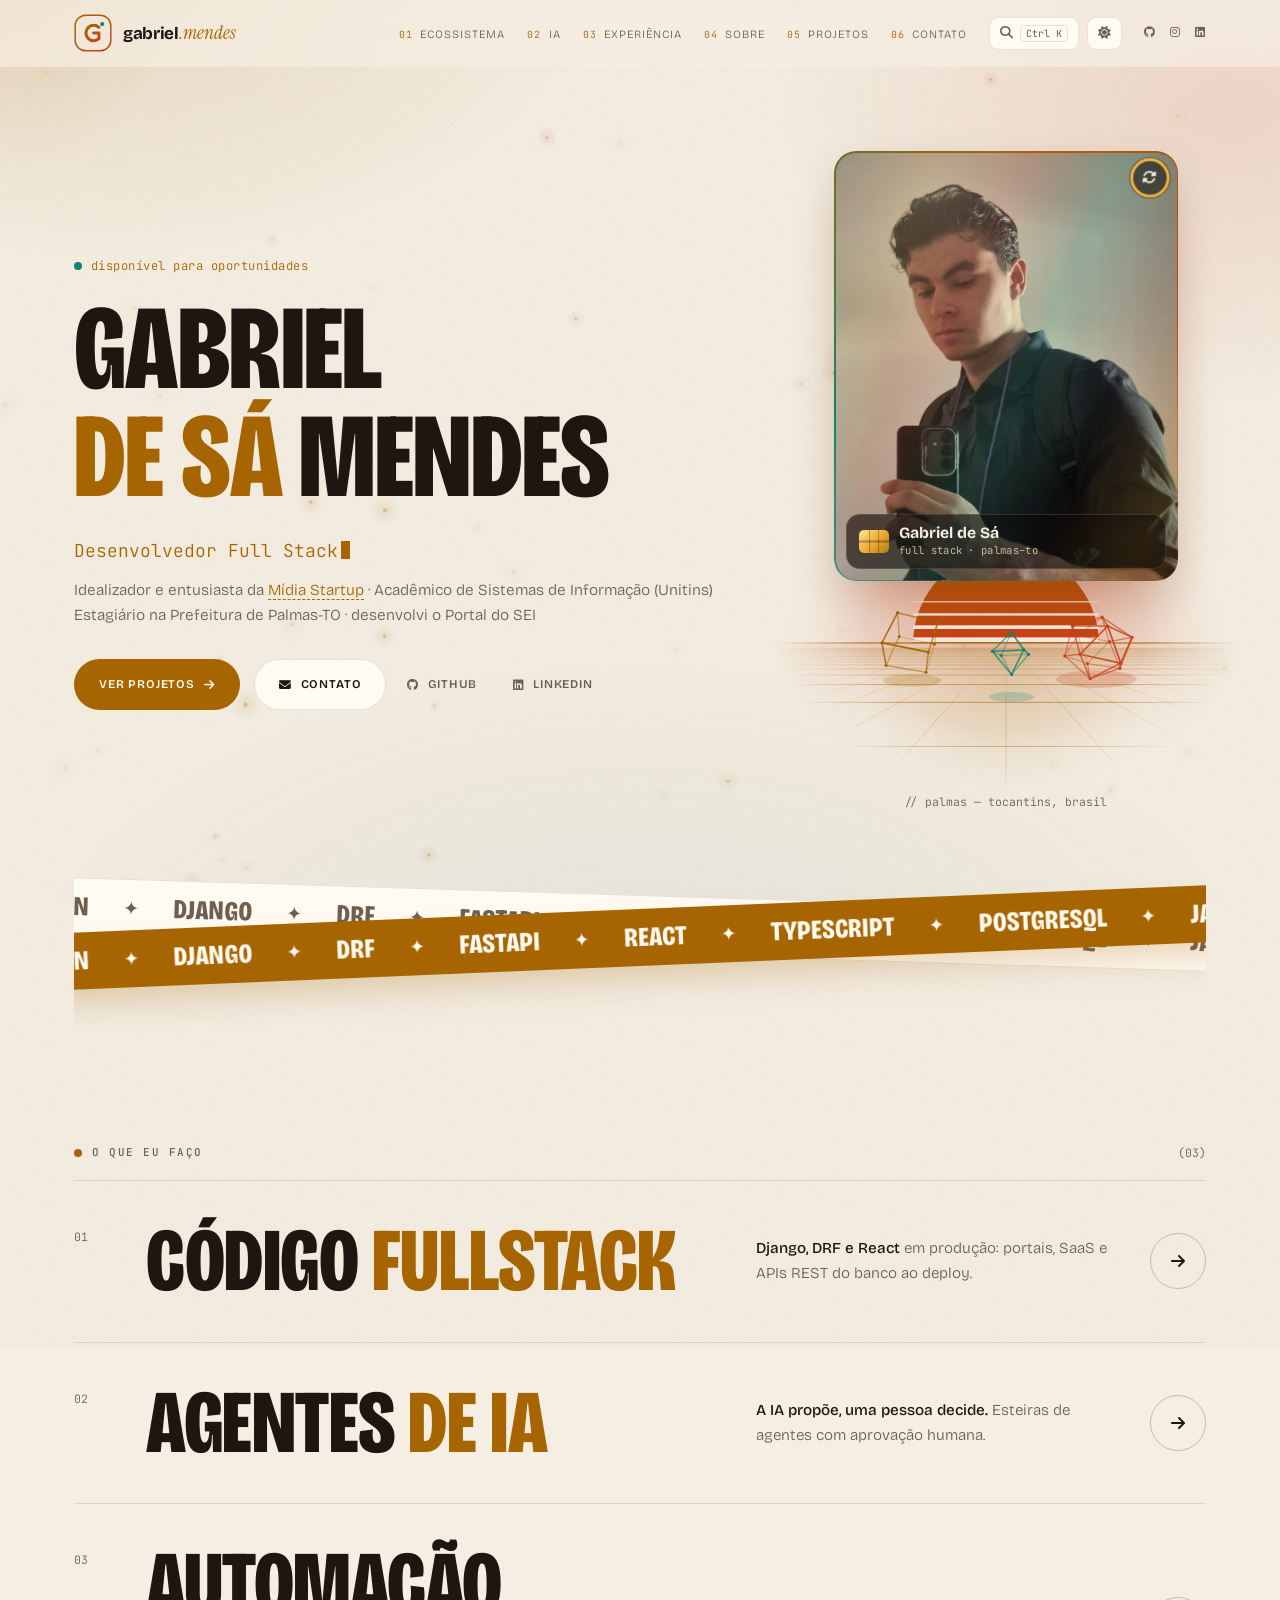
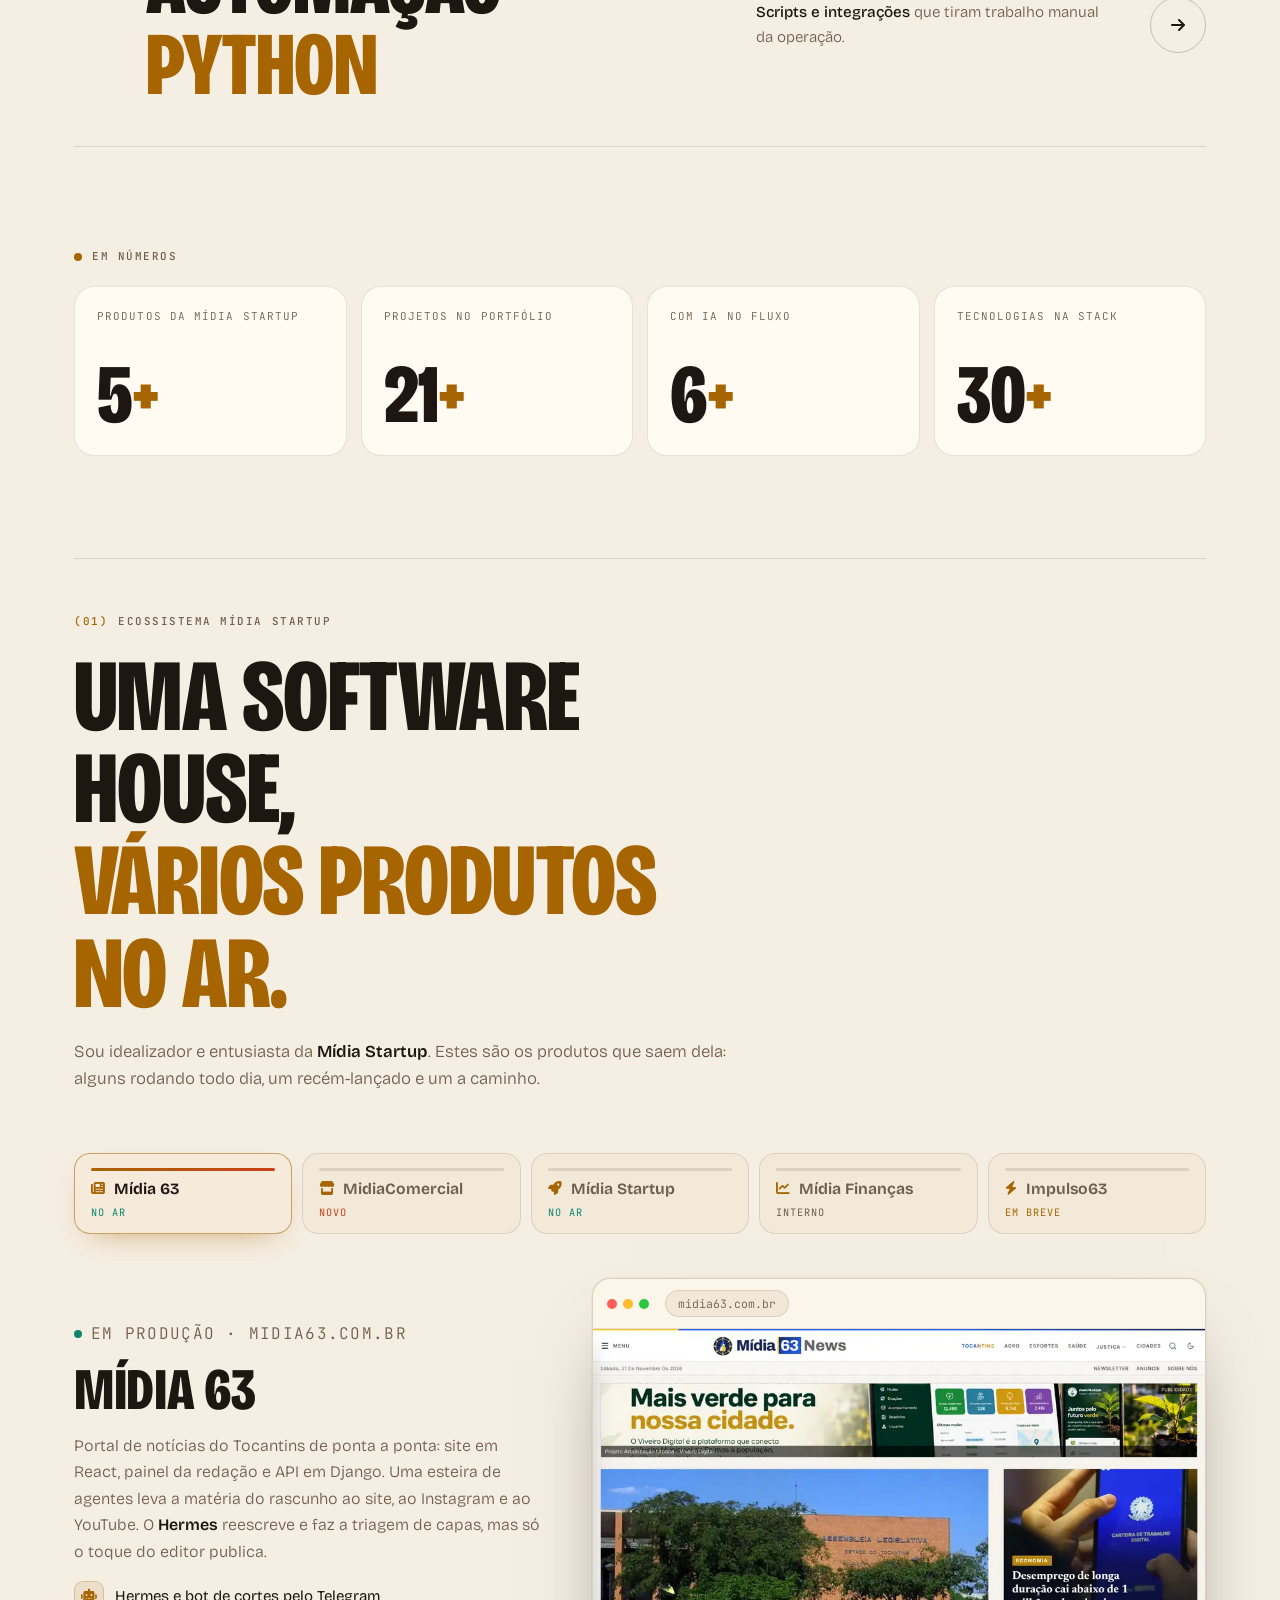
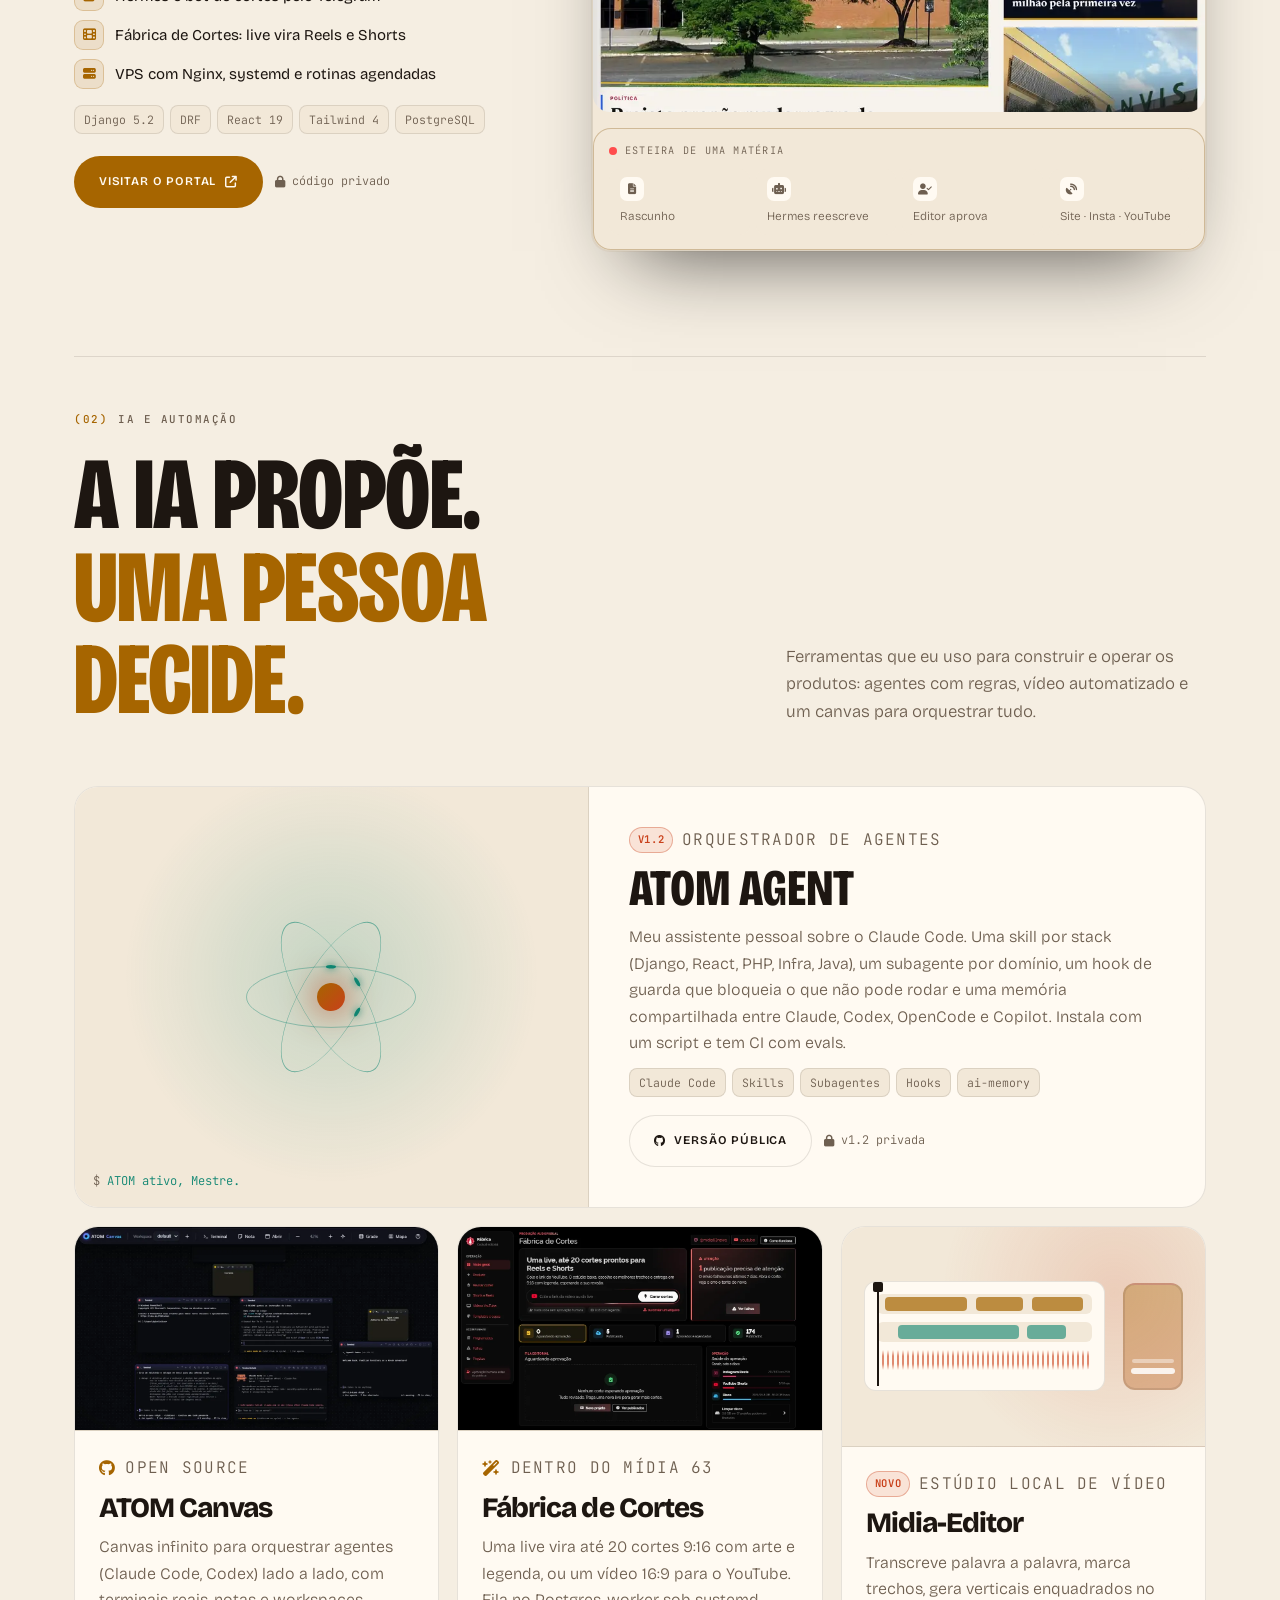
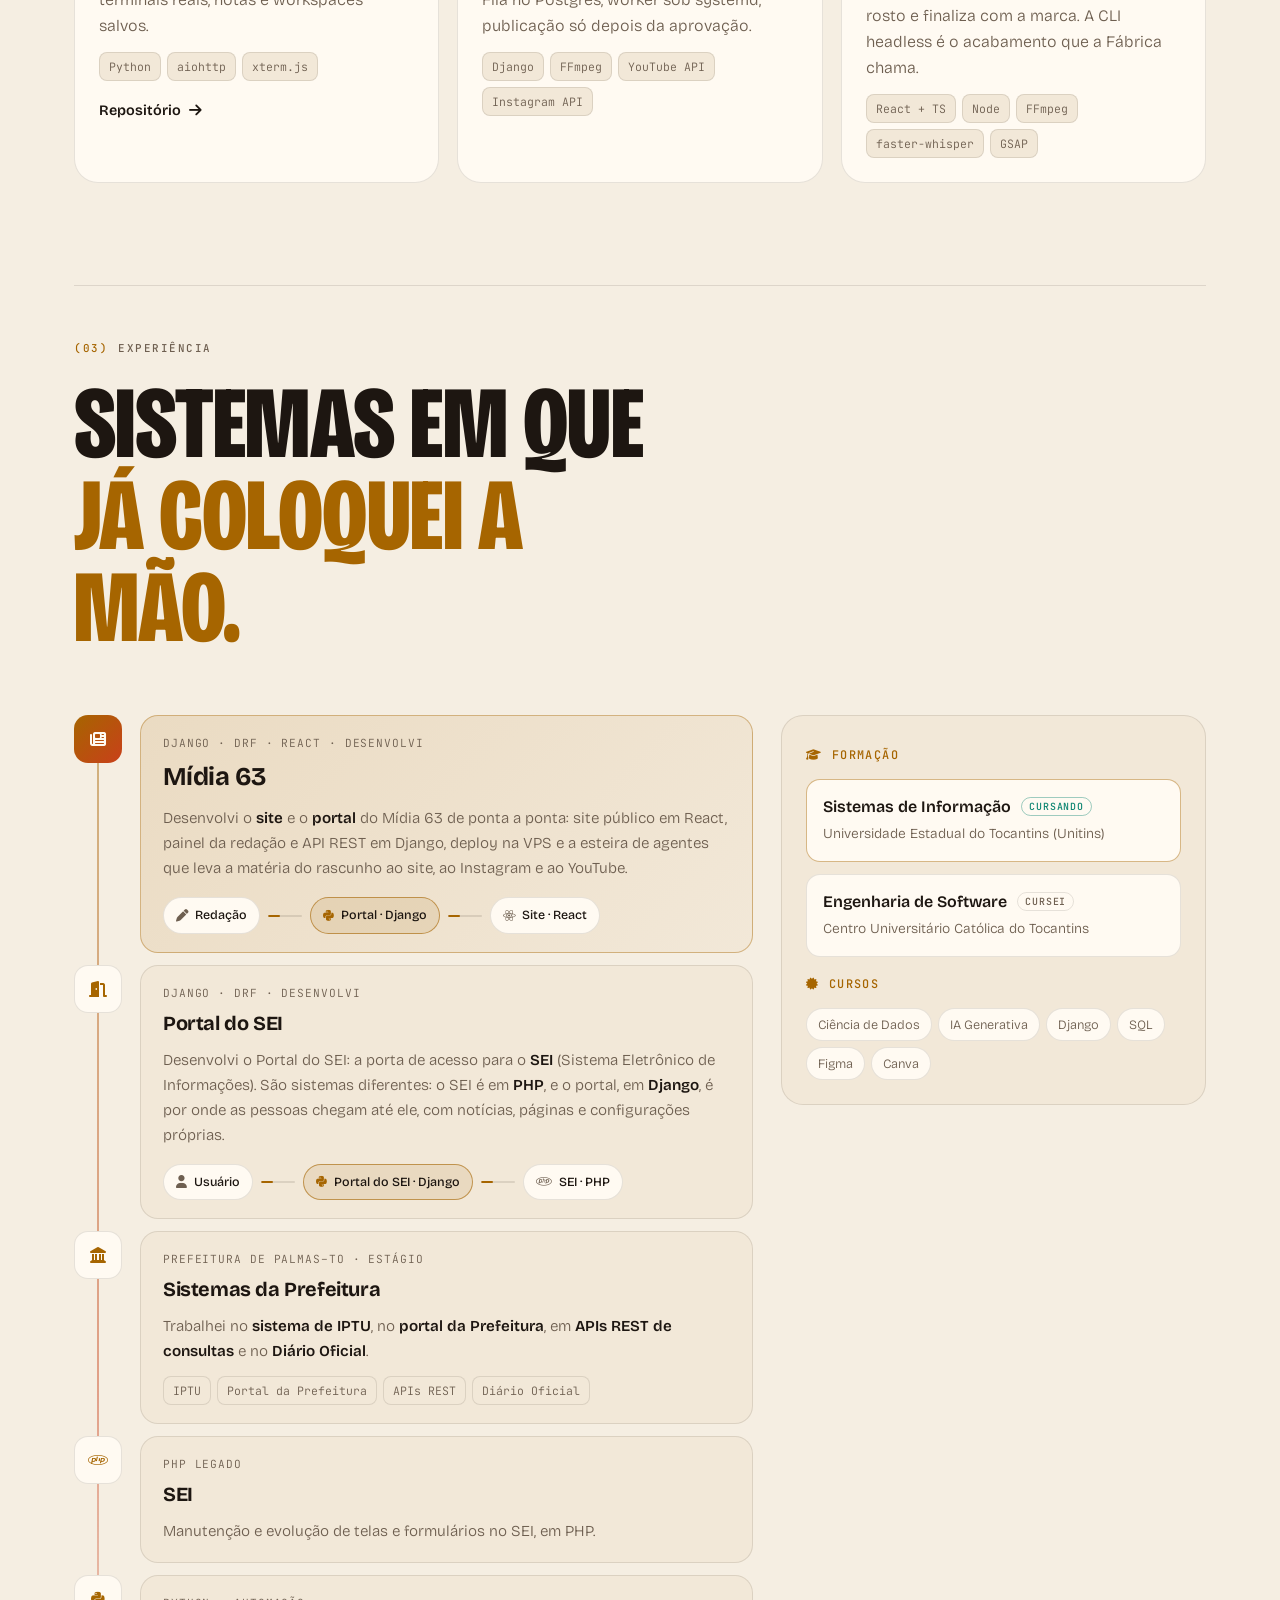
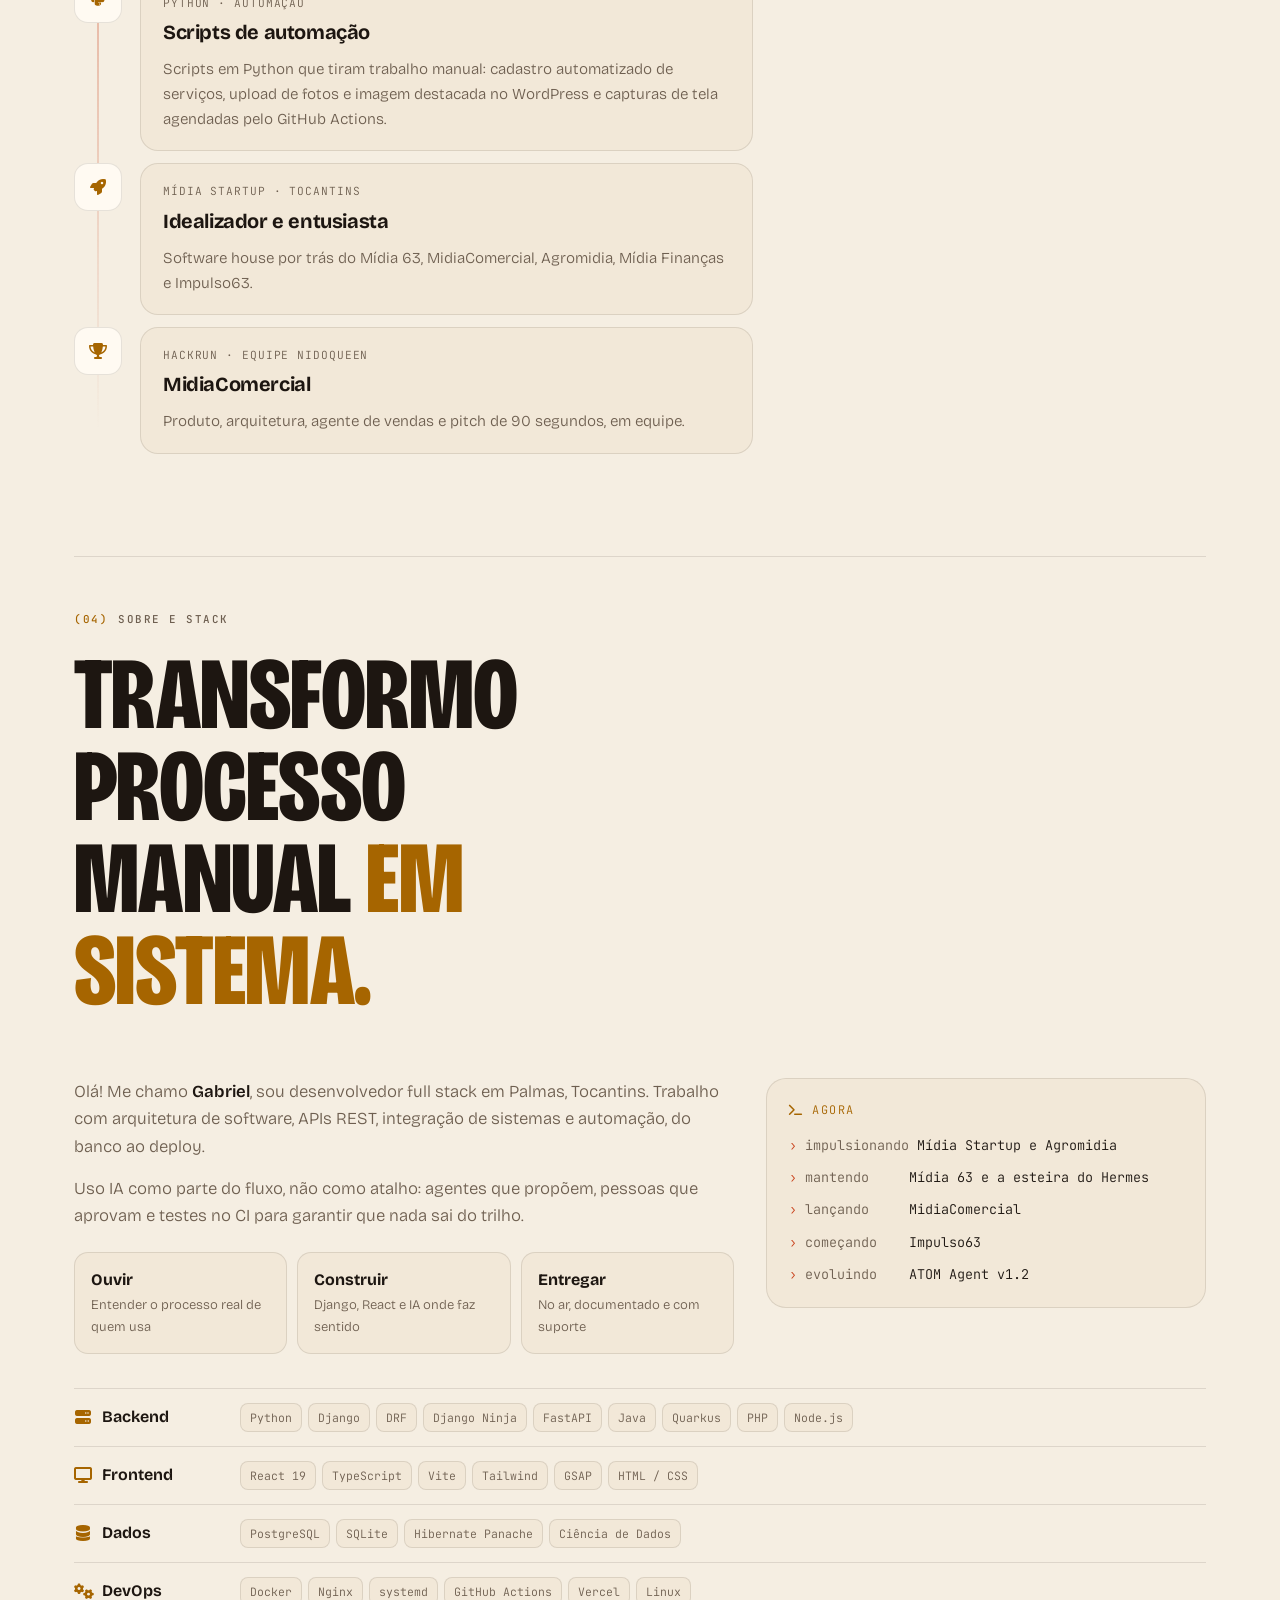
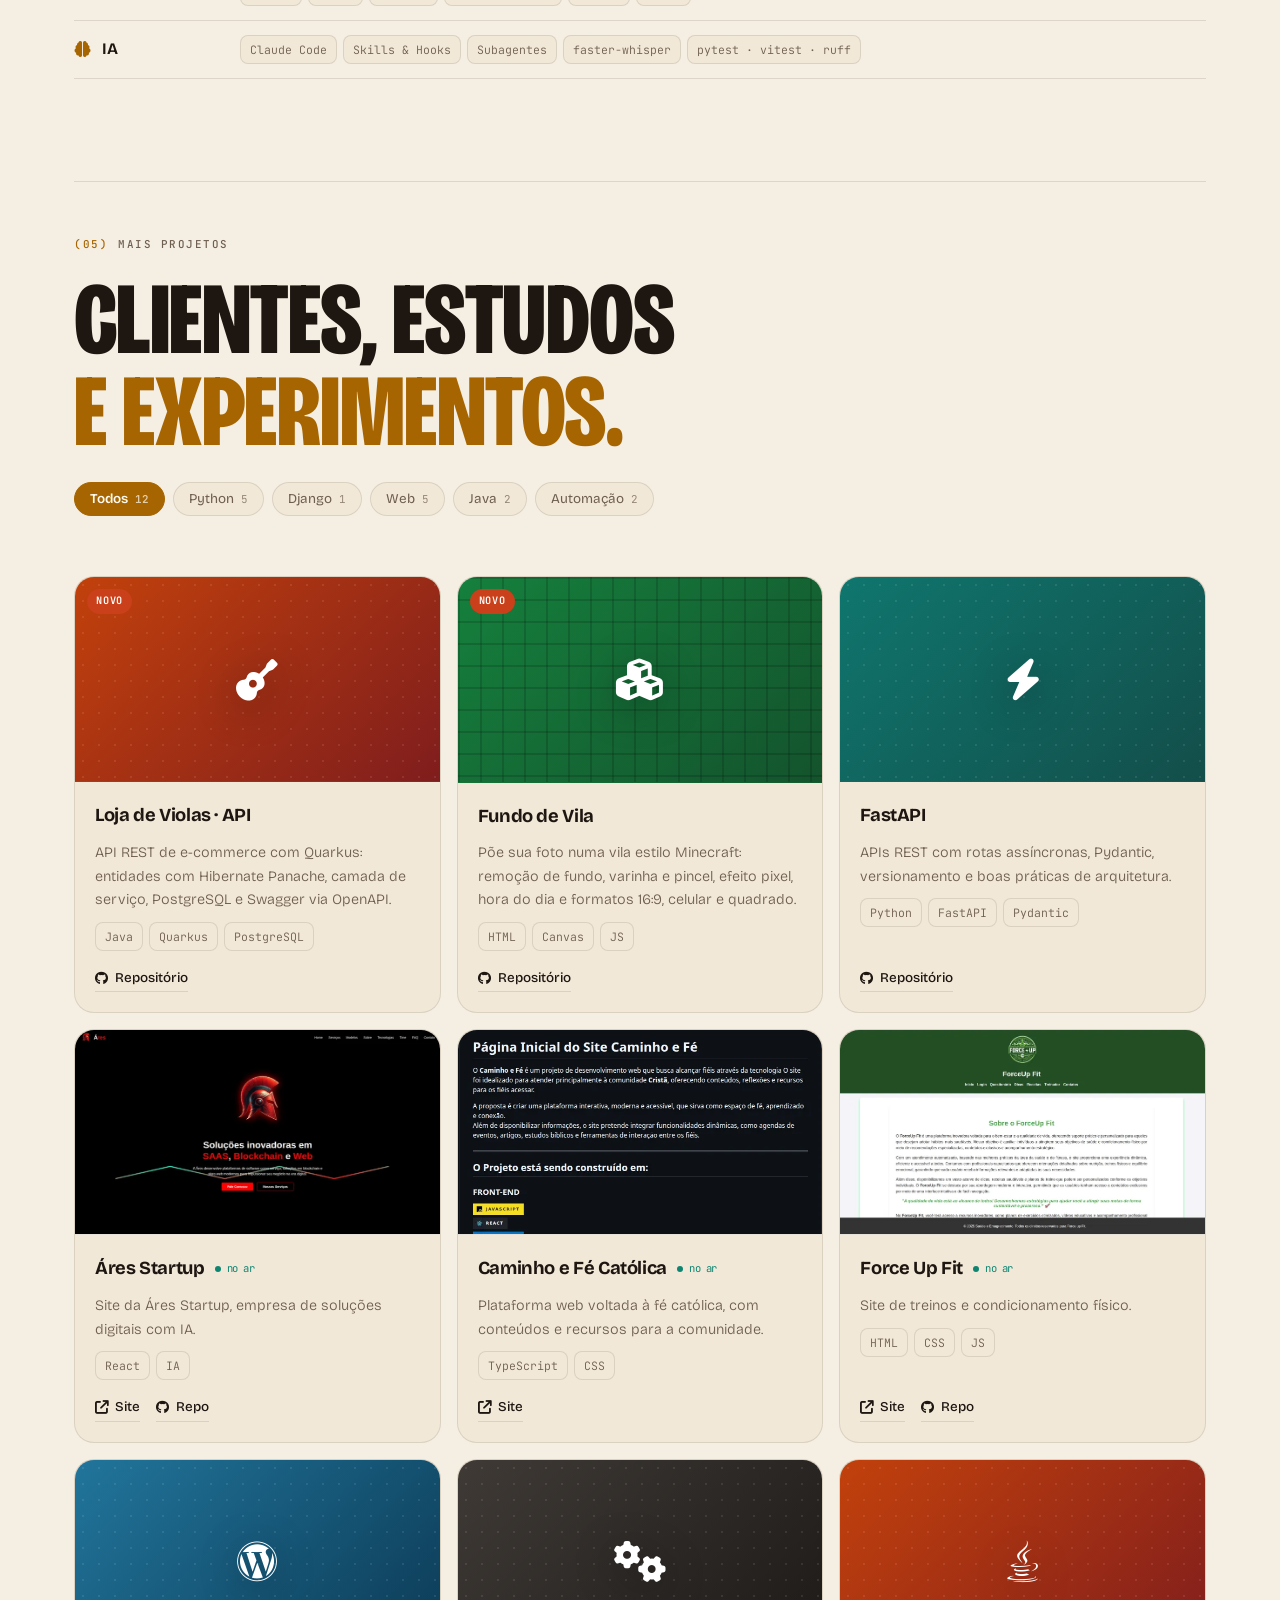
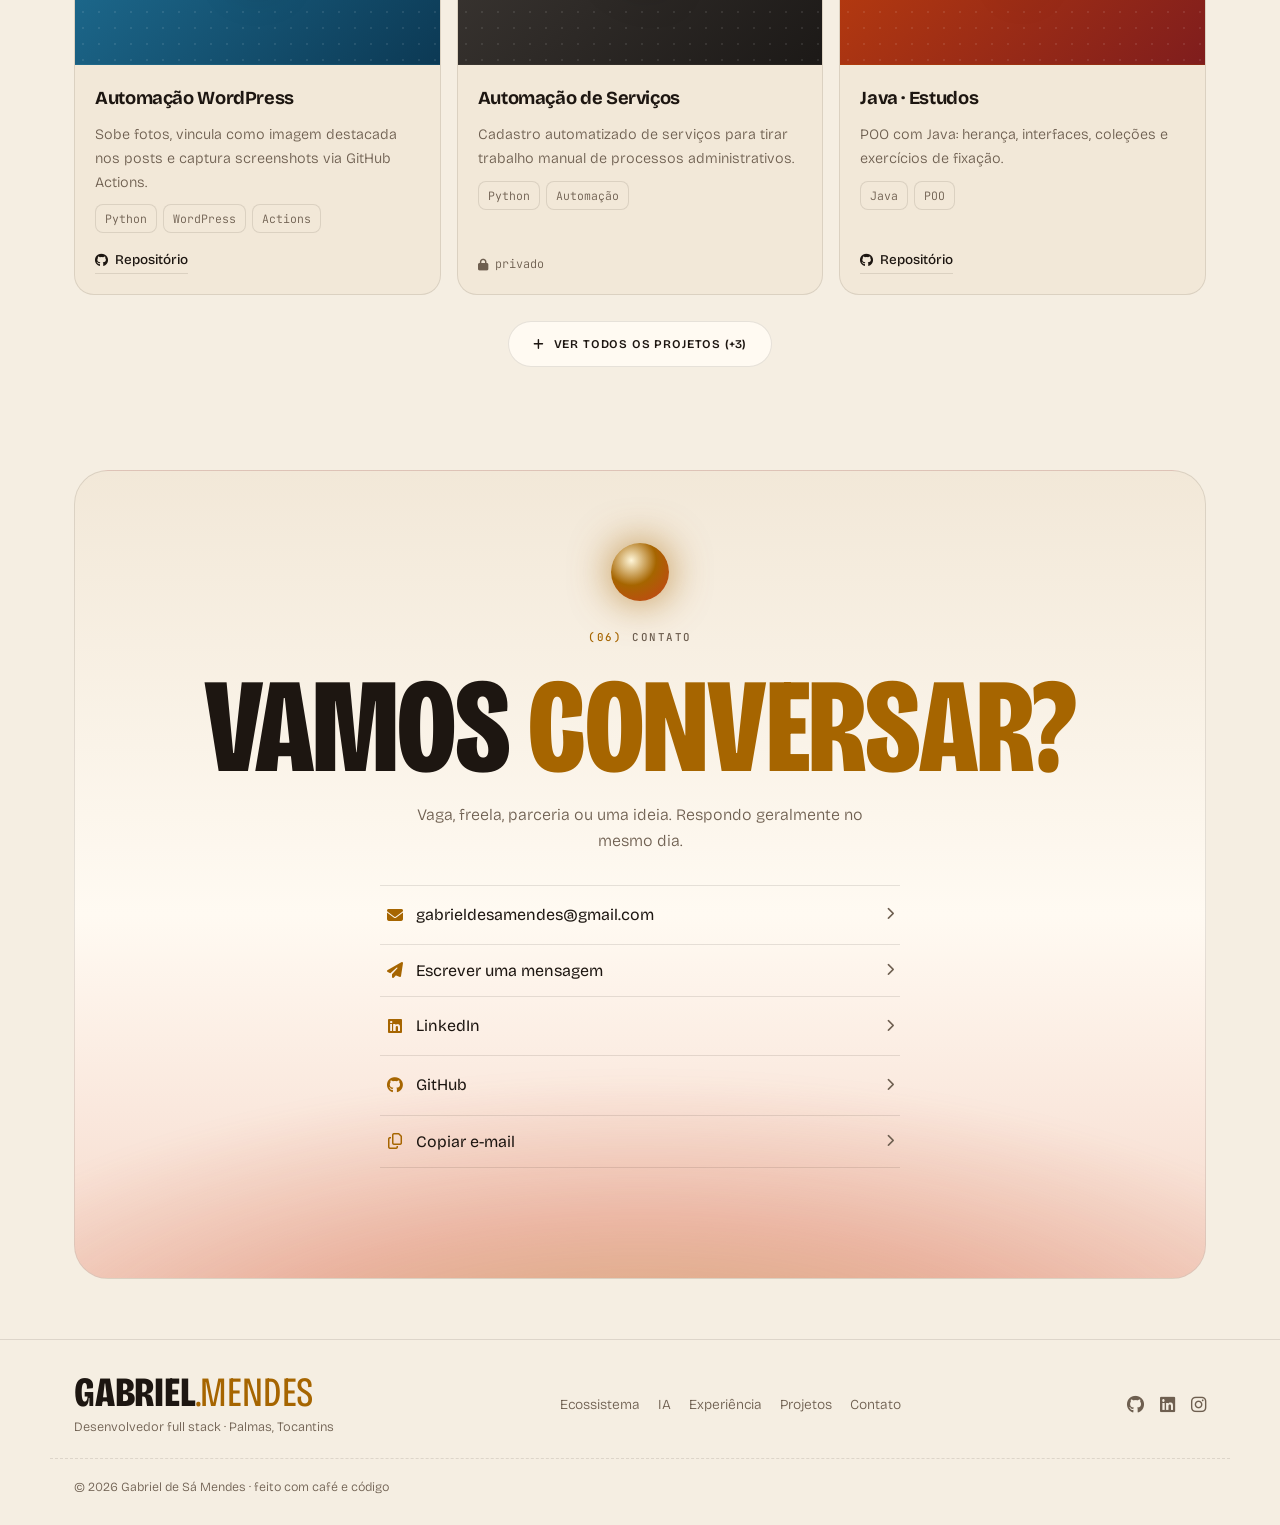
<file: index.html>
<!DOCTYPE html>
<html lang="pt-BR" data-theme="dark">
<head>
    <meta charset="utf-8">
    <meta name="description" content="Portfólio de Gabriel de Sá Mendes — desenvolvedor full stack em Palmas-TO, idealizador e entusiasta da Mídia Startup. Mídia 63, MidiaComercial, Portal do SEI e agentes de IA com aprovação humana.">
    <title>Gabriel de Sá Mendes — Desenvolvedor Fullstack</title>
    <meta name="viewport" content="width=device-width, initial-scale=1.0">
    <meta name="theme-color" content="#0d0b0a">
    <link rel="canonical" href="https://gabriel-de-sa-mendes.vercel.app/">
    <meta property="og:title" content="Gabriel de Sá Mendes — Desenvolvedor Fullstack">
    <meta property="og:description" content="Desenvolvedor full stack, idealizador e entusiasta da Mídia Startup. Django, React e IA em produção.">
    <meta property="og:type" content="website">
    <meta property="og:locale" content="pt_BR">
    <meta property="og:url" content="https://gabriel-de-sa-mendes.vercel.app/">
    <meta property="og:image" content="https://gabriel-de-sa-mendes.vercel.app/assets/og.jpg">
    <meta property="og:image:width" content="1200">
    <meta property="og:image:height" content="630">
    <meta name="twitter:card" content="summary_large_image">
    <script>
      /* Aplica o tema antes da pintura para evitar o "flash" do tema errado */
      (function () {
        var t;
        try { t = localStorage.getItem('gsm-theme'); } catch (e) {}
        if (!t) t = matchMedia('(prefers-color-scheme: light)').matches ? 'light' : 'dark';
        document.documentElement.setAttribute('data-theme', t);
      })();
    </script>
    <script type="application/ld+json">
    {
      "@context": "https://schema.org",
      "@type": "Person",
      "name": "Gabriel de Sá Mendes",
      "jobTitle": "Desenvolvedor Fullstack",
      "url": "https://gabriel-de-sa-mendes.vercel.app/",
      "image": "https://gabriel-de-sa-mendes.vercel.app/assets/foto.webp",
      "address": { "@type": "PostalAddress", "addressLocality": "Palmas", "addressRegion": "TO", "addressCountry": "BR" },
      "email": "mailto:gabrieldesamendes@gmail.com",
      "memberOf": { "@type": "Organization", "name": "Mídia Startup", "url": "https://midia-startup.midia63.com.br/" },
      "sameAs": [
        "https://github.com/GabrielGGC18",
        "https://www.linkedin.com/in/gabriel-de-s%C3%A1-640314211/",
        "https://www.instagram.com/gabrieldsa_mendes/"
      ]
    }
    </script>
    <link rel="icon" type="image/svg+xml" href="assets/logo.svg">
    <link rel="alternate icon" href="assets/favicon.png">
    <link rel="preconnect" href="https://fonts.googleapis.com">
    <link rel="preconnect" href="https://fonts.gstatic.com" crossorigin>
    <link href="https://fonts.googleapis.com/css2?family=Bricolage+Grotesque:opsz,wdth,wght@12..96,75..100,200..800&family=Instrument+Serif:ital@0;1&family=JetBrains+Mono:wght@400;500;600&display=swap" rel="stylesheet">
    <link rel="stylesheet" href="https://cdnjs.cloudflare.com/ajax/libs/font-awesome/6.5.0/css/all.min.css">
    <link rel="stylesheet" href="main.css">
</head>
<body>
   <div class="scroll-progress" id="scrollProgress" aria-hidden="true"></div>
   <canvas class="bg-canvas" id="bgCanvas" aria-hidden="true"></canvas>
   <div class="bg-glow" aria-hidden="true"></div>
   <div class="bg-grain" aria-hidden="true"></div>
   <div class="cursor-glow" id="cursorGlow" aria-hidden="true"></div>

   <a class="skip-link" href="#conteudo">Pular para o conteúdo</a>

   <!-- Navegação -->
   <nav class="site-nav" id="siteNav">
     <div class="nav-inner">
       <a class="brand" href="#" aria-label="Início">
         <span class="brand-logo">
           <svg viewBox="0 0 64 64" aria-hidden="true">
             <defs>
               <linearGradient id="brandGrad" x1="0" y1="0" x2="1" y2="1">
                 <stop offset="0" stop-color="var(--accent)"/>
                 <stop offset="1" stop-color="var(--accent-2)"/>
               </linearGradient>
             </defs>
             <rect class="brand-ring" x="2" y="2" width="60" height="60" rx="18" fill="none" stroke="url(#brandGrad)" stroke-width="2.5"/>
             <path class="brand-stroke" d="M42 22.5a13 13 0 1 0 0 19" fill="none" stroke="url(#brandGrad)" stroke-width="5" stroke-linecap="round"/>
             <path class="brand-stroke" d="M33 32h9v9" fill="none" stroke="url(#brandGrad)" stroke-width="5" stroke-linecap="round" stroke-linejoin="round"/>
             <circle class="brand-dot" cx="47.5" cy="17" r="3.5" fill="var(--accent-3)"/>
           </svg>
         </span>
         <span class="brand-name">gabriel<em>.mendes</em></span>
       </a>

       <button class="nav-toggle" id="navToggle" aria-label="Abrir menu" aria-expanded="false" aria-controls="navList">
         <span></span><span></span><span></span>
       </button>

       <ul class="nav-list" id="navList">
         <li><a href="#ecossistema"><span class="nav-num">01</span>Ecossistema</a></li>
         <li><a href="#ia"><span class="nav-num">02</span>IA</a></li>
         <li><a href="#experiencia"><span class="nav-num">03</span>Experiência</a></li>
         <li><a href="#sobre"><span class="nav-num">04</span>Sobre</a></li>
         <li><a href="#projetos"><span class="nav-num">05</span>Projetos</a></li>
         <li><a href="#contato"><span class="nav-num">06</span>Contato</a></li>
         <li class="nav-tools">
            <button class="icon-btn" type="button" id="paletteBtn" aria-label="Abrir busca rápida" title="Busca rápida (Ctrl + K)"><i class="fa-solid fa-magnifying-glass"></i><kbd id="paletteKbd">Ctrl K</kbd></button>
            <button class="icon-btn" type="button" id="themeBtn" aria-label="Alternar tema claro/escuro" aria-pressed="false" title="Alternar tema"><i class="fa-solid fa-moon"></i></button>
         </li>
         <li class="nav-socials">
            <a href="https://github.com/GabrielGGC18" target="_blank" rel="noopener" aria-label="GitHub"><i class="fa-brands fa-github"></i></a>
            <a href="https://www.instagram.com/gabrieldsa_mendes/" target="_blank" rel="noopener" aria-label="Instagram"><i class="fa-brands fa-instagram"></i></a>
            <a href="https://www.linkedin.com/in/gabriel-de-s%C3%A1-640314211/" target="_blank" rel="noopener" aria-label="LinkedIn"><i class="fa-brands fa-linkedin"></i></a>
         </li>
       </ul>
     </div>
   </nav>

   <!-- Hero -->
   <header class="hero">
        <div class="hero-inner">
            <div class="hero-text">
                <p class="hero-kicker reveal"><span class="status-dot"></span> disponível para oportunidades</p>
                <h1 class="reveal d-1">Gabriel<br><em class="serif">de Sá</em> Mendes</h1>
                <p class="hero-role reveal d-2">
                  <span class="typed" id="typed" aria-live="polite"></span><span class="caret" aria-hidden="true"></span>
                </p>
                <p class="hero-sub reveal d-3">Idealizador e entusiasta da <a href="https://midia-startup.midia63.com.br/" target="_blank" rel="noopener" class="startup-link">Mídia Startup</a> · Acadêmico de Sistemas de Informação (Unitins)<br>Estagiário na Prefeitura de Palmas-TO · desenvolvi o Portal do SEI</p>
                <div class="hero-actions reveal d-4">
                    <a class="btn primary magnetic" href="#ecossistema">Ver projetos <i class="fa-solid fa-arrow-right"></i></a>
                    <a class="btn ghost magnetic" id="contactBtn" href="#contato"><i class="fa-solid fa-envelope"></i> Contato</a>
                    <span class="hero-socials">
                      <a class="btn link" href="https://github.com/GabrielGGC18" target="_blank" rel="noopener"><i class="fa-brands fa-github"></i> GitHub</a>
                      <a class="btn link" href="https://www.linkedin.com/in/gabriel-de-s%C3%A1-640314211/" target="_blank" rel="noopener"><i class="fa-brands fa-linkedin"></i> LinkedIn</a>
                    </span>
                </div>
            </div>

            <div class="perfil-wrapper reveal d-2">
                <!-- Cartão de identidade: gira sozinho entre a foto e o crachá dev -->
                <div class="idcard" id="idcard" data-tilt>
                  <div class="idcard-inner">
                    <div class="idcard-face idcard-front">
                      <button class="perfil-btn" id="expandFoto" aria-label="Ampliar foto"><img src="assets/foto.webp" alt="Foto de Gabriel de Sá Mendes" class="perfil" width="768" height="960" fetchpriority="high"></button>
                      <div class="holo" aria-hidden="true"></div>
                      <div class="idcard-label" aria-hidden="true">
                        <span class="idcard-chip"></span>
                        <span><strong>Gabriel de Sá</strong><small>full stack · palmas–to</small></span>
                      </div>
                    </div>
                    <div class="idcard-face idcard-back">
                      <div class="idcard-top">
                        <svg viewBox="0 0 64 64" aria-hidden="true"><rect x="2" y="2" width="60" height="60" rx="18" fill="none" stroke="url(#brandGrad)" stroke-width="3"/><path d="M42 22.5a13 13 0 1 0 0 19M33 32h9v9" fill="none" stroke="url(#brandGrad)" stroke-width="5" stroke-linecap="round" stroke-linejoin="round"/></svg>
                        <span>dev id</span><em>№ 018</em>
                      </div>
<pre class="idcard-code"><code><span class="k">const</span> <span class="v">gabriel</span> = {
  cargo: <span class="s">"Full Stack"</span>,
  base:  <span class="s">"Palmas · TO"</span>,
  stack: [<span class="s">"Django"</span>, <span class="s">"React"</span>,
          <span class="s">"FastAPI"</span>, <span class="s">"TS"</span>],
  agora: <span class="s">"Impulso63"</span>,
  cafe:  <span class="n">Infinity</span>,
};</code></pre>
                      <div class="idcard-foot">
                        <span>10°11′S · 48°20′O</span>
                        <span class="barcode" aria-hidden="true"></span>
                      </div>
                      <div class="holo" aria-hidden="true"></div>
                    </div>
                  </div>
                  <button class="idcard-flip" id="idcardFlip" type="button" aria-label="Virar cartão" title="Virar cartão">
                    <svg viewBox="0 0 36 36" aria-hidden="true"><circle class="ring-bg" cx="18" cy="18" r="16"/><circle class="ring" cx="18" cy="18" r="16"/></svg>
                    <i class="fa-solid fa-rotate" aria-hidden="true"></i>
                  </button>
                </div>
                <!-- Palco 3D: horizonte do Jalapão, piso em perspectiva e sólidos girando -->
                <canvas class="stage" id="stage3d" aria-hidden="true"></canvas>
                <span class="perfil-caption">// palmas — tocantins, brasil</span>
            </div>
        </div>

        <div class="ribbons" aria-hidden="true">
          <div class="ribbon ribbon-back"><div class="ribbon-track"><span>Python</span><span>Django</span><span>DRF</span><span>FastAPI</span><span>React</span><span>TypeScript</span><span>PostgreSQL</span><span>Java</span><span>PHP</span><span>Docker</span><span>Agentes de IA</span><span>Python</span><span>Django</span><span>DRF</span><span>FastAPI</span><span>React</span><span>TypeScript</span><span>PostgreSQL</span><span>Java</span><span>PHP</span><span>Docker</span><span>Agentes de IA</span></div></div>
          <div class="ribbon ribbon-front"><div class="ribbon-track"><span>Python</span><span>Django</span><span>DRF</span><span>FastAPI</span><span>React</span><span>TypeScript</span><span>PostgreSQL</span><span>Java</span><span>PHP</span><span>Docker</span><span>Agentes de IA</span><span>Python</span><span>Django</span><span>DRF</span><span>FastAPI</span><span>React</span><span>TypeScript</span><span>PostgreSQL</span><span>Java</span><span>PHP</span><span>Docker</span><span>Agentes de IA</span></div></div>
        </div>
    </header>

    <!-- Conteúdo principal -->
    <main id="conteudo" tabindex="-1">

        <!-- ============ O que eu faço ============ -->
        <section id="faco" class="section section-paths">
          <div class="container">
            <div class="paths-head reveal">
              <p class="eyebrow"><span class="dot"></span> O que eu faço</p>
              <span class="paths-count">(03)</span>
            </div>
            <ul class="paths">
              <li class="path reveal"><a href="#ecossistema">
                <span class="path-n">01</span>
                <span class="path-t">Código <em>fullstack</em></span>
                <span class="path-d"><strong>Django, DRF e React</strong> em produção: portais, SaaS e APIs REST do banco ao deploy.</span>
                <span class="path-go" aria-hidden="true"><i class="fa-solid fa-arrow-right"></i></span>
              </a></li>
              <li class="path reveal"><a href="#ia">
                <span class="path-n">02</span>
                <span class="path-t">Agentes <em>de IA</em></span>
                <span class="path-d"><strong>A IA propõe, uma pessoa decide.</strong> Esteiras de agentes com aprovação humana.</span>
                <span class="path-go" aria-hidden="true"><i class="fa-solid fa-arrow-right"></i></span>
              </a></li>
              <li class="path reveal"><a href="#projetos">
                <span class="path-n">03</span>
                <span class="path-t">Automação <em>Python</em></span>
                <span class="path-d"><strong>Scripts e integrações</strong> que tiram trabalho manual da operação.</span>
                <span class="path-go" aria-hidden="true"><i class="fa-solid fa-arrow-right"></i></span>
              </a></li>
            </ul>

            <div class="numbers reveal">
              <p class="eyebrow"><span class="dot"></span> Em números</p>
              <div class="numbers-grid">
                <div class="num-card"><small>Produtos da Mídia Startup</small><b data-count="eco">0</b></div>
                <div class="num-card"><small>Projetos no portfólio</small><b data-count="projects">0</b></div>
                <div class="num-card"><small>Com IA no fluxo</small><b data-count="ia">0</b></div>
                <div class="num-card"><small>Tecnologias na stack</small><b data-count="stack">0</b></div>
              </div>
            </div>
          </div>
        </section>

        <!-- ============ 01 · Ecossistema Mídia Startup ============ -->
        <section id="ecossistema" class="section">
          <div class="container">
            <div class="panel panel-glow reveal">
              <header class="panel-head">
                <p class="eyebrow"><span class="eyebrow-num">01</span> Ecossistema Mídia Startup</p>
                <h2>Uma software house,<br><span class="hl">vários produtos no ar.</span></h2>
                <p class="panel-lead">Sou idealizador e entusiasta da <strong>Mídia Startup</strong>. Estes são os produtos que saem dela: alguns rodando todo dia, um recém-lançado e um a caminho.</p>
              </header>

              <div class="eco" id="eco">
                <div class="eco-tabs" role="tablist" aria-label="Produtos da Mídia Startup">
                  <button class="eco-tab" role="tab" id="tab-m63" aria-controls="pane-m63" aria-selected="true">
                    <span class="eco-tab-bar"><i></i></span>
                    <span class="eco-tab-name"><i class="fa-solid fa-newspaper" aria-hidden="true"></i> Mídia 63</span>
                    <span class="eco-tab-state is-live">no ar</span>
                  </button>
                  <button class="eco-tab" role="tab" id="tab-mc" aria-controls="pane-mc" aria-selected="false" tabindex="-1">
                    <span class="eco-tab-bar"><i></i></span>
                    <span class="eco-tab-name"><i class="fa-solid fa-store" aria-hidden="true"></i> MidiaComercial</span>
                    <span class="eco-tab-state is-new">novo</span>
                  </button>
                  <button class="eco-tab" role="tab" id="tab-ms" aria-controls="pane-ms" aria-selected="false" tabindex="-1">
                    <span class="eco-tab-bar"><i></i></span>
                    <span class="eco-tab-name"><i class="fa-solid fa-rocket" aria-hidden="true"></i> Mídia Startup</span>
                    <span class="eco-tab-state is-live">no ar</span>
                  </button>
                  <button class="eco-tab" role="tab" id="tab-mf" aria-controls="pane-mf" aria-selected="false" tabindex="-1">
                    <span class="eco-tab-bar"><i></i></span>
                    <span class="eco-tab-name"><i class="fa-solid fa-chart-line" aria-hidden="true"></i> Mídia Finanças</span>
                    <span class="eco-tab-state">interno</span>
                  </button>
                  <button class="eco-tab" role="tab" id="tab-i63" aria-controls="pane-i63" aria-selected="false" tabindex="-1">
                    <span class="eco-tab-bar"><i></i></span>
                    <span class="eco-tab-name"><i class="fa-solid fa-bolt" aria-hidden="true"></i> Impulso63</span>
                    <span class="eco-tab-state is-soon">em breve</span>
                  </button>
                </div>

                <!-- Mídia 63 -->
                <div class="eco-pane" role="tabpanel" id="pane-m63" aria-labelledby="tab-m63" data-title="Mídia 63" data-tags="python django react ia automacao">
                  <div class="eco-copy">
                    <p class="eco-kicker"><span class="status-dot"></span> Em produção · midia63.com.br</p>
                    <h3>Mídia 63</h3>
                    <p>Portal de notícias do Tocantins de ponta a ponta: site em React, painel da redação e API em Django. Uma esteira de agentes leva a matéria do rascunho ao site, ao Instagram e ao YouTube. O <strong>Hermes</strong> reescreve e faz a triagem de capas, mas só o toque do editor publica.</p>
                    <ul class="eco-points">
                      <li><i class="fa-solid fa-robot" aria-hidden="true"></i> Hermes e bot de cortes pelo Telegram</li>
                      <li><i class="fa-solid fa-film" aria-hidden="true"></i> Fábrica de Cortes: live vira Reels e Shorts</li>
                      <li><i class="fa-solid fa-server" aria-hidden="true"></i> VPS com Nginx, systemd e rotinas agendadas</li>
                    </ul>
                    <div class="chips-sm"><span>Django 5.2</span><span>DRF</span><span>React 19</span><span>Tailwind 4</span><span>PostgreSQL</span></div>
                    <div class="eco-links">
                      <a class="btn primary" href="https://www.midia63.com.br/" target="_blank" rel="noopener">Visitar o portal <i class="fa-solid fa-arrow-up-right-from-square" aria-hidden="true"></i></a>
                      <span class="lock"><i class="fa-solid fa-lock" aria-hidden="true"></i> código privado</span>
                    </div>
                  </div>
                  <figure class="browser browser-live">
                    <div class="browser-bar" aria-hidden="true"><span></span><span></span><span></span><em>midia63.com.br</em></div>
                    <div class="screen"><img class="scroll-shot img-dark" src="assets/midia63-tall.webp" alt="Portal Mídia 63 rolando: capa, destaques do dia, editorias e newsletter" width="960" height="3600" loading="lazy" decoding="async"><img class="scroll-shot img-light" src="assets/midia63-claro-tall.webp" alt="Portal Mídia 63 no tema claro rolando pela capa" width="960" height="3600" loading="lazy" decoding="async"><span class="cursor" aria-hidden="true"><svg viewBox="0 0 24 24"><path d="M5 3l14 8-6 1.5L10 19z"/></svg></span></div>
                    <div class="demo demo-flow" aria-hidden="true">
                      <p class="demo-title"><span class="rec"></span> esteira de uma matéria</p>
                      <ol class="flow">
                        <li><i class="fa-solid fa-file-lines"></i><span>Rascunho</span></li>
                        <li><i class="fa-solid fa-robot"></i><span>Hermes reescreve</span></li>
                        <li><i class="fa-solid fa-user-check"></i><span>Editor aprova</span></li>
                        <li><i class="fa-solid fa-satellite-dish"></i><span>Site · Insta · YouTube</span></li>
                      </ol>
                    </div>
                  </figure>
                </div>

                <!-- MidiaComercial -->
                <div class="eco-pane" role="tabpanel" id="pane-mc" aria-labelledby="tab-mc" data-title="MidiaComercial" data-tags="python django react ia" hidden>
                  <div class="eco-copy">
                    <p class="eco-kicker"><span class="status-dot"></span> No ar · Hackrun · Equipe NidoQueen</p>
                    <h3>MidiaComercial</h3>
                    <p>Inteligência comercial para lojistas de shopping. A conversa do balcão vira registro: o que o cliente <em>procurou e não tinha</em> é anotado por voz e cruzado com vendas, estoque e público. Saem no máximo 3 decisões com evidência, e um <strong>agente de vendas</strong> prepara a mensagem para o produto parado. A pessoa aprova e envia.</p>
                    <ul class="eco-points">
                      <li><i class="fa-solid fa-microphone" aria-hidden="true"></i> Balcão por voz, dados pessoais mascarados</li>
                      <li><i class="fa-solid fa-user-check" aria-hidden="true"></i> Nada grava sem o ok de uma pessoa</li>
                      <li><i class="fa-solid fa-shield-halved" aria-hidden="true"></i> Isolamento por loja e consentimento LGPD</li>
                    </ul>
                    <div class="chips-sm"><span>Django 5.2</span><span>Django Ninja</span><span>React 19</span><span>Tailwind 4</span><span>pytest · vitest</span></div>
                    <div class="eco-links">
                      <a class="btn primary" href="https://midia-comercial.midia63.com.br/" target="_blank" rel="noopener">Ver demonstração <i class="fa-solid fa-arrow-up-right-from-square" aria-hidden="true"></i></a>
                      <a class="btn ghost" href="https://github.com/GabrielGGC18/MidiaComercial" target="_blank" rel="noopener"><i class="fa-brands fa-github" aria-hidden="true"></i> Código</a>
                    </div>
                  </div>
                  <figure class="browser browser-live">
                    <div class="browser-bar" aria-hidden="true"><span></span><span></span><span></span><em>midia-comercial.midia63.com.br</em></div>
                    <div class="screen"><img class="scroll-shot img-dark" src="assets/midiacomercial-tall.webp" alt="Site do MidiaComercial rolando: Sua loja sabe o que vende, pesquisa de campo, como funciona e o passo a passo" width="960" height="3600" loading="lazy" decoding="async"><img class="scroll-shot img-light" src="assets/midiacomercial-claro-tall.webp" alt="Site do MidiaComercial no tema claro rolando" width="960" height="3600" loading="lazy" decoding="async"><span class="cursor" aria-hidden="true"><svg viewBox="0 0 24 24"><path d="M5 3l14 8-6 1.5L10 19z"/></svg></span></div>
                    <div class="demo demo-voice" aria-hidden="true">
                      <p class="demo-title"><span class="rec"></span> balcão · gravando</p>
                      <div class="wave"><i></i><i></i><i></i><i></i><i></i><i></i><i></i><i></i><i></i><i></i><i></i><i></i></div>
                      <p class="speech"><span>“Procuraram calça jeans azul 42 e não tinha.”</span></p>
                      <dl class="fields">
                        <div><dt>Produto</dt><dd>Calça jeans</dd></div>
                        <div><dt>Tamanho</dt><dd>42</dd></div>
                        <div><dt>Motivo</dt><dd>sem estoque</dd></div>
                      </dl>
                      <span class="confirm"><i class="fa-solid fa-check"></i> Registrado com o seu ok</span>
                    </div>
                  </figure>
                </div>

                <!-- Mídia Startup + Agromidia -->
                <div class="eco-pane" role="tabpanel" id="pane-ms" aria-labelledby="tab-ms" data-title="Mídia Startup e Agromidia" data-tags="python django react" hidden>
                  <div class="eco-copy">
                    <p class="eco-kicker"><span class="status-dot"></span> No ar · Idealizador e entusiasta</p>
                    <h3>Mídia Startup <span class="amp">&amp;</span> Agromidia</h3>
                    <p>O site da software house (ex-GSM Startup) com serviços, consultoria e automações, e o painel da equipe com kanban, CRM e DevHub com o ATOM. Junto, a vertical agro <strong>Agromidia</strong>: loja do campo com produtos do produtor, retirada ou frete e pagamento via Pix.</p>
                    <ul class="eco-points">
                      <li><i class="fa-solid fa-table-columns" aria-hidden="true"></i> Kanban de planos, CRM e DevHub</li>
                      <li><i class="fa-solid fa-cart-shopping" aria-hidden="true"></i> Loja Agromidia com checkout Pix</li>
                      <li><i class="fa-brands fa-docker" aria-hidden="true"></i> Django + DRF em Docker na VPS</li>
                    </ul>
                    <div class="chips-sm"><span>Django</span><span>DRF</span><span>React 19</span><span>Vite</span><span>Docker</span><span>Pix</span></div>
                    <div class="eco-links">
                      <a class="btn primary" href="https://midia-startup.midia63.com.br/" target="_blank" rel="noopener">Visitar o site <i class="fa-solid fa-arrow-up-right-from-square" aria-hidden="true"></i></a>
                      <a class="btn ghost" href="https://midia-startup.midia63.com.br/catalogo" target="_blank" rel="noopener"><i class="fa-solid fa-store" aria-hidden="true"></i> Loja Agromidia</a>
                    </div>
                  </div>
                  <figure class="browser browser-live">
                    <div class="browser-bar" aria-hidden="true"><span></span><span></span><span></span><em>midia-startup.midia63.com.br</em></div>
                    <div class="screen"><img class="scroll-shot" src="assets/midia-startup-tall.webp" alt="Site da Mídia Startup rolando: software sob medida, serviços e produtos em produção" width="960" height="3600" loading="lazy" decoding="async"><span class="cursor" aria-hidden="true"><svg viewBox="0 0 24 24"><path d="M5 3l14 8-6 1.5L10 19z"/></svg></span></div>
                    <div class="browser-peek">
                      <img src="assets/agromidia.webp" alt="Loja Agromidia: Direto da roça para a sua mesa" width="1200" height="750" loading="lazy" decoding="async">
                      <span class="pix-toast" aria-hidden="true"><i class="fa-solid fa-circle-check"></i> Pedido pago via Pix</span>
                    </div>
                  </figure>
                </div>

                <!-- Mídia Finanças -->
                <div class="eco-pane" role="tabpanel" id="pane-mf" aria-labelledby="tab-mf" data-title="Mídia Finanças" data-tags="python django automacao" hidden>
                  <div class="eco-copy">
                    <p class="eco-kicker"><i class="fa-solid fa-lock" aria-hidden="true"></i> Sistema interno</p>
                    <h3>Mídia Finanças</h3>
                    <p>Gestão financeira da operação do Mídia 63 em Python e Django: controle de receitas e despesas e relatórios para enxergar para onde vai cada real.</p>
                    <ul class="eco-points">
                      <li><i class="fa-solid fa-arrow-trend-up" aria-hidden="true"></i> Receitas e despesas organizadas</li>
                      <li><i class="fa-solid fa-file-lines" aria-hidden="true"></i> Relatórios da operação</li>
                    </ul>
                    <div class="chips-sm"><span>Python</span><span>Django</span><span>Financeiro</span></div>
                    <div class="eco-links"><span class="lock"><i class="fa-solid fa-lock" aria-hidden="true"></i> uso interno · código privado</span></div>
                  </div>
                  <figure class="browser art-panel" aria-hidden="true">
                    <div class="browser-bar"><span></span><span></span><span></span><em>Mídia Finanças · painel</em></div>
                    <div class="fin">
                      <div class="fin-kpis">
                        <div><small>receitas</small><b class="up">▲</b></div>
                        <div><small>despesas</small><b class="down">▼</b></div>
                        <div><small>saldo</small><b>R$</b></div>
                      </div>
                      <div class="fin-chart">
                        <i style="--h:42%"></i><i style="--h:58%"></i><i style="--h:50%"></i><i style="--h:71%"></i><i style="--h:64%"></i><i style="--h:83%"></i><i style="--h:76%"></i><i style="--h:92%"></i>
                      </div>
                    </div>
                  </figure>
                </div>

                <!-- Impulso63 -->
                <div class="eco-pane" role="tabpanel" id="pane-i63" aria-labelledby="tab-i63" data-title="Impulso63" data-tags="em-breve" hidden>
                  <div class="eco-copy">
                    <p class="eco-kicker"><span class="soon-dot"></span> Em desenvolvimento</p>
                    <h3>Impulso63</h3>
                    <p>O próximo produto do ecossistema Mídia Startup, que começa a ser desenvolvido agora. Mesma base que já está em produção nos outros sistemas: Django, React, IA no fluxo e aprovação humana.</p>
                    <ul class="eco-points">
                      <li><i class="fa-solid fa-compass-drafting" aria-hidden="true"></i> Em planejamento e arquitetura</li>
                      <li><i class="fa-solid fa-bell" aria-hidden="true"></i> Novidades em breve por aqui</li>
                    </ul>
                    <div class="eco-links">
                      <a class="btn ghost" href="#contato"><i class="fa-solid fa-envelope" aria-hidden="true"></i> Quero saber quando lançar</a>
                    </div>
                  </div>
                  <figure class="browser art-panel" aria-hidden="true">
                    <div class="browser-bar"><span></span><span></span><span></span><em>impulso63 · em breve</em></div>
                    <div class="soon">
                      <span class="soon-orb"></span>
                      <strong>Impulso<span>63</span></strong>
                      <code class="typing">git init impulso63</code>
                    </div>
                  </figure>
                </div>
              </div>
            </div>
          </div>
        </section>

        <!-- ============ 02 · IA e automação ============ -->
        <section id="ia" class="section">
          <div class="container">
            <div class="panel reveal">
              <header class="panel-head panel-head-row">
                <div>
                  <p class="eyebrow"><span class="eyebrow-num">02</span> IA e automação</p>
                  <h2>A IA propõe.<br><span class="hl">Uma pessoa decide.</span></h2>
                </div>
                <p class="panel-lead">Ferramentas que eu uso para construir e operar os produtos: agentes com regras, vídeo automatizado e um canvas para orquestrar tudo.</p>
              </header>

              <div class="lab-grid">
                <article class="lab-card lab-wide" data-title="ATOM Agent" data-tags="python ia automacao">
                  <div class="lab-art art-atom" aria-hidden="true">
                    <div class="atom"><span class="nucleus"></span><span class="orbit o1"><i></i></span><span class="orbit o2"><i></i></span><span class="orbit o3"><i></i></span></div>
                    <code class="art-caption">ATOM ativo, Mestre.</code>
                  </div>
                  <div class="lab-body">
                    <p class="eco-kicker"><span class="tag-new">v1.2</span> Orquestrador de agentes</p>
                    <h3>ATOM Agent</h3>
                    <p>Meu assistente pessoal sobre o Claude Code. Uma skill por stack (Django, React, PHP, Infra, Java), um subagente por domínio, um hook de guarda que bloqueia o que não pode rodar e uma memória compartilhada entre Claude, Codex, OpenCode e Copilot. Instala com um script e tem CI com evals.</p>
                    <div class="chips-sm"><span>Claude Code</span><span>Skills</span><span>Subagentes</span><span>Hooks</span><span>ai-memory</span></div>
                    <div class="eco-links">
                      <a class="btn ghost" href="https://github.com/GabrielGGC18/Atom-" target="_blank" rel="noopener"><i class="fa-brands fa-github" aria-hidden="true"></i> Versão pública</a>
                      <span class="lock"><i class="fa-solid fa-lock" aria-hidden="true"></i> v1.2 privada</span>
                    </div>
                  </div>
                </article>

                <article class="lab-card" data-title="ATOM Canvas" data-tags="python ia">
                  <figure class="lab-shot"><img src="assets/atom-canvas.webp" alt="ATOM Canvas com terminais de agentes e notas lado a lado" width="1200" height="634" loading="lazy" decoding="async"></figure>
                  <div class="lab-body">
                    <p class="eco-kicker"><i class="fa-brands fa-github" aria-hidden="true"></i> Open source</p>
                    <h3>ATOM Canvas</h3>
                    <p>Canvas infinito para orquestrar agentes (Claude Code, Codex) lado a lado, com terminais reais, notas e workspaces salvos.</p>
                    <div class="chips-sm"><span>Python</span><span>aiohttp</span><span>xterm.js</span></div>
                    <div class="eco-links"><a class="text-link" href="https://github.com/GabrielGGC18/Atom-canvas" target="_blank" rel="noopener">Repositório <i class="fa-solid fa-arrow-right" aria-hidden="true"></i></a></div>
                  </div>
                </article>

                <article class="lab-card" data-title="Fábrica de Cortes" data-tags="python django ia automacao">
                  <figure class="lab-shot"><img src="assets/fabrica-cortes.webp" alt="Painel da Fábrica de Cortes que gera Reels e Shorts a partir de lives" width="1170" height="635" loading="lazy" decoding="async"></figure>
                  <div class="lab-body">
                    <p class="eco-kicker"><i class="fa-solid fa-wand-magic-sparkles" aria-hidden="true"></i> Dentro do Mídia 63</p>
                    <h3>Fábrica de Cortes</h3>
                    <p>Uma live vira até 20 cortes 9:16 com arte e legenda, ou um vídeo 16:9 para o YouTube. Fila no Postgres, worker sob systemd, publicação só depois da aprovação.</p>
                    <div class="chips-sm"><span>Django</span><span>FFmpeg</span><span>YouTube API</span><span>Instagram API</span></div>
                  </div>
                </article>

                <article class="lab-card" data-title="Midia-Editor" data-tags="react ia automacao">
                  <div class="lab-art art-editor" aria-hidden="true">
                    <div class="tl">
                      <div class="tl-row"><i style="--w:38%;--x:4%"></i><i style="--w:22%;--x:46%"></i><i style="--w:24%;--x:72%"></i></div>
                      <div class="tl-row alt"><i style="--w:56%;--x:10%"></i><i style="--w:18%;--x:70%"></i></div>
                      <div class="tl-row wave"></div>
                      <span class="playhead"></span>
                    </div>
                    <div class="phone"><span></span></div>
                  </div>
                  <div class="lab-body">
                    <p class="eco-kicker"><span class="tag-new">novo</span> Estúdio local de vídeo</p>
                    <h3>Midia-Editor</h3>
                    <p>Transcreve palavra a palavra, marca trechos, gera verticais enquadrados no rosto e finaliza com a marca. A CLI headless é o acabamento que a Fábrica chama.</p>
                    <div class="chips-sm"><span>React + TS</span><span>Node</span><span>FFmpeg</span><span>faster-whisper</span><span>GSAP</span></div>
                  </div>
                </article>
              </div>
            </div>
          </div>
        </section>

        <!-- ============ 03 · Experiência ============ -->
        <section id="experiencia" class="section">
          <div class="container">
            <div class="panel reveal">
              <header class="panel-head">
                <p class="eyebrow"><span class="eyebrow-num">03</span> Experiência</p>
                <h2>Sistemas em que <span class="hl">já coloquei a mão.</span></h2>
              </header>

              <div class="xp-grid">
                <ol class="xp-list">
                  <li class="xp-item xp-featured">
                    <span class="xp-icon"><i class="fa-solid fa-newspaper" aria-hidden="true"></i></span>
                    <div>
                      <p class="xp-meta">Django · DRF · React · desenvolvi</p>
                      <h3>Mídia 63</h3>
                      <p>Desenvolvi o <strong>site</strong> e o <strong>portal</strong> do Mídia 63 de ponta a ponta: site público em React, painel da redação e API REST em Django, deploy na VPS e a esteira de agentes que leva a matéria do rascunho ao site, ao Instagram e ao YouTube.</p>
                      <div class="sei-flow" aria-hidden="true">
                        <span class="sei-node"><i class="fa-solid fa-pen"></i> Redação</span>
                        <span class="sei-arrow"></span>
                        <span class="sei-node is-accent"><i class="fa-brands fa-python"></i> Portal · Django</span>
                        <span class="sei-arrow"></span>
                        <span class="sei-node"><i class="fa-brands fa-react"></i> Site · React</span>
                      </div>
                    </div>
                  </li>
                  <li class="xp-item">
                    <span class="xp-icon"><i class="fa-solid fa-door-open" aria-hidden="true"></i></span>
                    <div>
                      <p class="xp-meta">Django · DRF · desenvolvi</p>
                      <h3>Portal do SEI</h3>
                      <p>Desenvolvi o Portal do SEI: a porta de acesso para o <strong>SEI</strong> (Sistema Eletrônico de Informações). São sistemas diferentes: o SEI é em <strong>PHP</strong>, e o portal, em <strong>Django</strong>, é por onde as pessoas chegam até ele, com notícias, páginas e configurações próprias.</p>
                      <div class="sei-flow" aria-hidden="true">
                        <span class="sei-node"><i class="fa-solid fa-user"></i> Usuário</span>
                        <span class="sei-arrow"></span>
                        <span class="sei-node is-accent"><i class="fa-brands fa-python"></i> Portal do SEI · Django</span>
                        <span class="sei-arrow"></span>
                        <span class="sei-node"><i class="fa-brands fa-php"></i> SEI · PHP</span>
                      </div>
                    </div>
                  </li>
                  <li class="xp-item">
                    <span class="xp-icon"><i class="fa-solid fa-landmark" aria-hidden="true"></i></span>
                    <div>
                      <p class="xp-meta">Prefeitura de Palmas–TO · estágio</p>
                      <h3>Sistemas da Prefeitura</h3>
                      <p>Trabalhei no <strong>sistema de IPTU</strong>, no <strong>portal da Prefeitura</strong>, em <strong>APIs REST de consultas</strong> e no <strong>Diário Oficial</strong>.</p>
                      <div class="chips-sm xp-chips"><span>IPTU</span><span>Portal da Prefeitura</span><span>APIs REST</span><span>Diário Oficial</span></div>
                    </div>
                  </li>
                  <li class="xp-item">
                    <span class="xp-icon"><i class="fa-brands fa-php" aria-hidden="true"></i></span>
                    <div>
                      <p class="xp-meta">PHP legado</p>
                      <h3>SEI</h3>
                      <p>Manutenção e evolução de telas e formulários no SEI, em PHP.</p>
                    </div>
                  </li>
                  <li class="xp-item">
                    <span class="xp-icon"><i class="fa-brands fa-python" aria-hidden="true"></i></span>
                    <div>
                      <p class="xp-meta">Python · automação</p>
                      <h3>Scripts de automação</h3>
                      <p>Scripts em Python que tiram trabalho manual: cadastro automatizado de serviços, upload de fotos e imagem destacada no WordPress e capturas de tela agendadas pelo GitHub Actions.</p>
                    </div>
                  </li>
                  <li class="xp-item">
                    <span class="xp-icon"><i class="fa-solid fa-rocket" aria-hidden="true"></i></span>
                    <div>
                      <p class="xp-meta">Mídia Startup · Tocantins</p>
                      <h3>Idealizador e entusiasta</h3>
                      <p>Software house por trás do Mídia 63, MidiaComercial, Agromidia, Mídia Finanças e Impulso63.</p>
                    </div>
                  </li>
                  <li class="xp-item">
                    <span class="xp-icon"><i class="fa-solid fa-trophy" aria-hidden="true"></i></span>
                    <div>
                      <p class="xp-meta">Hackrun · Equipe NidoQueen</p>
                      <h3>MidiaComercial</h3>
                      <p>Produto, arquitetura, agente de vendas e pitch de 90 segundos, em equipe.</p>
                    </div>
                  </li>
                </ol>

                <aside class="edu">
                  <h3 class="edu-title"><i class="fa-solid fa-graduation-cap" aria-hidden="true"></i> Formação</h3>
                  <div class="edu-item edu-now">
                    <strong>Sistemas de Informação <em class="edu-badge">cursando</em></strong>
                    <span>Universidade Estadual do Tocantins (Unitins)</span>
                  </div>
                  <div class="edu-item">
                    <strong>Engenharia de Software <em class="edu-badge is-past">cursei</em></strong>
                    <span>Centro Universitário Católica do Tocantins</span>
                  </div>
                  <h3 class="edu-title"><i class="fa-solid fa-certificate" aria-hidden="true"></i> Cursos</h3>
                  <ul class="edu-tags">
                    <li>Ciência de Dados</li><li>IA Generativa</li><li>Django</li><li>SQL</li><li>Figma</li><li>Canva</li>
                  </ul>
                </aside>
              </div>
            </div>
          </div>
        </section>

        <!-- ============ 04 · Sobre e stack ============ -->
        <section id="sobre" class="section">
          <div class="container">
            <div class="panel reveal">
              <header class="panel-head">
                <p class="eyebrow"><span class="eyebrow-num">04</span> Sobre e stack</p>
                <h2>Transformo processo manual <span class="hl">em sistema.</span></h2>
              </header>
              <div class="about2">
                <div class="about2-text">
                  <p>Olá! Me chamo <strong>Gabriel</strong>, sou desenvolvedor full stack em Palmas, Tocantins. Trabalho com arquitetura de software, APIs REST, integração de sistemas e automação, do banco ao deploy.</p>
                  <p>Uso IA como parte do fluxo, não como atalho: agentes que propõem, pessoas que aprovam e testes no CI para garantir que nada sai do trilho.</p>
                  <div class="steps">
                    <div><b>Ouvir</b><span>Entender o processo real de quem usa</span></div>
                    <div><b>Construir</b><span>Django, React e IA onde faz sentido</span></div>
                    <div><b>Entregar</b><span>No ar, documentado e com suporte</span></div>
                  </div>
                </div>
                <aside class="now">
                  <p class="now-title"><i class="fa-solid fa-terminal" aria-hidden="true"></i> agora</p>
                  <ul>
                    <li><span>impulsionando</span> Mídia Startup e Agromidia</li>
                    <li><span>mantendo</span> Mídia 63 e a esteira do Hermes</li>
                    <li><span>lançando</span> MidiaComercial</li>
                    <li><span>começando</span> Impulso63</li>
                    <li><span>evoluindo</span> ATOM Agent v1.2</li>
                  </ul>
                </aside>
              </div>

              <div class="stack2">
                <div class="stack2-row"><span class="stack2-label"><i class="fa-solid fa-server" aria-hidden="true"></i> Backend</span><div class="chips-sm"><span>Python</span><span>Django</span><span>DRF</span><span>Django Ninja</span><span>FastAPI</span><span>Java</span><span>Quarkus</span><span>PHP</span><span>Node.js</span></div></div>
                <div class="stack2-row"><span class="stack2-label"><i class="fa-solid fa-display" aria-hidden="true"></i> Frontend</span><div class="chips-sm"><span>React 19</span><span>TypeScript</span><span>Vite</span><span>Tailwind</span><span>GSAP</span><span>HTML / CSS</span></div></div>
                <div class="stack2-row"><span class="stack2-label"><i class="fa-solid fa-database" aria-hidden="true"></i> Dados</span><div class="chips-sm"><span>PostgreSQL</span><span>SQLite</span><span>Hibernate Panache</span><span>Ciência de Dados</span></div></div>
                <div class="stack2-row"><span class="stack2-label"><i class="fa-solid fa-gears" aria-hidden="true"></i> DevOps</span><div class="chips-sm"><span>Docker</span><span>Nginx</span><span>systemd</span><span>GitHub Actions</span><span>Vercel</span><span>Linux</span></div></div>
                <div class="stack2-row"><span class="stack2-label"><i class="fa-solid fa-brain" aria-hidden="true"></i> IA</span><div class="chips-sm"><span>Claude Code</span><span>Skills &amp; Hooks</span><span>Subagentes</span><span>faster-whisper</span><span>pytest · vitest · ruff</span></div></div>
              </div>
            </div>
          </div>
        </section>

        <!-- ============ 05 · Projetos ============ -->
        <section id="projetos" class="section">
          <div class="container">
            <div class="panel reveal">
              <header class="panel-head panel-head-row">
                <div>
                  <p class="eyebrow"><span class="eyebrow-num">05</span> Mais projetos</p>
                  <h2>Clientes, estudos <span class="hl">e experimentos.</span></h2>
                </div>
                <div class="filters" id="filters" role="group" aria-label="Filtrar projetos">
                  <button class="filter is-active" type="button" data-filter="all" aria-pressed="true">Todos <span class="count"></span></button>
                  <button class="filter" type="button" data-filter="python" aria-pressed="false">Python <span class="count"></span></button>
                  <button class="filter" type="button" data-filter="django" aria-pressed="false">Django <span class="count"></span></button>
                  <button class="filter" type="button" data-filter="react" aria-pressed="false">Web <span class="count"></span></button>
                  <button class="filter" type="button" data-filter="java" aria-pressed="false">Java <span class="count"></span></button>
                  <button class="filter" type="button" data-filter="automacao" aria-pressed="false">Automação <span class="count"></span></button>
                </div>
              </header>

              <div class="projects-grid" id="projectsGrid">

                <article class="project" data-tags="java" data-title="Loja de Violas API">
                  <div class="p-cover ph-red"><i class="fa-solid fa-guitar" aria-hidden="true"></i><span class="p-new">novo</span></div>
                  <div class="p-body">
                    <h3>Loja de Violas · API</h3>
                    <p>API REST de e-commerce com Quarkus: entidades com Hibernate Panache, camada de serviço, PostgreSQL e Swagger via OpenAPI.</p>
                    <div class="chips-sm"><span>Java</span><span>Quarkus</span><span>PostgreSQL</span></div>
                    <div class="p-links"><a href="https://github.com/GabrielGGC18/e-commerce-loja-viola" target="_blank" rel="noopener"><i class="fa-brands fa-github" aria-hidden="true"></i> Repositório</a></div>
                  </div>
                </article>

                <article class="project" data-tags="react" data-title="Fundo de Vila">
                  <div class="p-cover ph-green ph-pixel"><i class="fa-solid fa-cubes" aria-hidden="true"></i><span class="p-new">novo</span></div>
                  <div class="p-body">
                    <h3>Fundo de Vila</h3>
                    <p>Põe sua foto numa vila estilo Minecraft: remoção de fundo, varinha e pincel, efeito pixel, hora do dia e formatos 16:9, celular e quadrado.</p>
                    <div class="chips-sm"><span>HTML</span><span>Canvas</span><span>JS</span></div>
                    <div class="p-links"><a href="https://github.com/GabrielGGC18/Fundo-vila" target="_blank" rel="noopener"><i class="fa-brands fa-github" aria-hidden="true"></i> Repositório</a></div>
                  </div>
                </article>

                <article class="project" data-tags="python fastapi" data-title="FastAPI">
                  <div class="p-cover ph-teal"><i class="fa-solid fa-bolt" aria-hidden="true"></i></div>
                  <div class="p-body">
                    <h3>FastAPI</h3>
                    <p>APIs REST com rotas assíncronas, Pydantic, versionamento e boas práticas de arquitetura.</p>
                    <div class="chips-sm"><span>Python</span><span>FastAPI</span><span>Pydantic</span></div>
                    <div class="p-links"><a href="https://github.com/GabrielGGC18/FastAPI" target="_blank" rel="noopener"><i class="fa-brands fa-github" aria-hidden="true"></i> Repositório</a></div>
                  </div>
                </article>

                <article class="project" data-tags="react" data-title="Áres Startup">
                  <div class="p-cover"><img src="assets/ares.webp" alt="Site da Áres Startup" loading="lazy" decoding="async" width="900" height="467"></div>
                  <div class="p-body">
                    <h3>Áres Startup <span class="live-sm"><span class="status-dot"></span>no ar</span></h3>
                    <p>Site da Áres Startup, empresa de soluções digitais com IA.</p>
                    <div class="chips-sm"><span>React</span><span>IA</span></div>
                    <div class="p-links">
                      <a href="https://ares-project.vercel.app/" target="_blank" rel="noopener"><i class="fa-solid fa-arrow-up-right-from-square" aria-hidden="true"></i> Site</a>
                      <a href="https://github.com/GabrielGGC18/Ares-project" target="_blank" rel="noopener"><i class="fa-brands fa-github" aria-hidden="true"></i> Repo</a>
                    </div>
                  </div>
                </article>

                <article class="project" data-tags="react" data-title="Caminho e Fé Católica">
                  <div class="p-cover"><img src="assets/projetov1.webp" alt="Plataforma Caminho e Fé Católica" loading="lazy" decoding="async" width="676" height="705"></div>
                  <div class="p-body">
                    <h3>Caminho e Fé Católica <span class="live-sm"><span class="status-dot"></span>no ar</span></h3>
                    <p>Plataforma web voltada à fé católica, com conteúdos e recursos para a comunidade.</p>
                    <div class="chips-sm"><span>TypeScript</span><span>CSS</span></div>
                    <div class="p-links"><a href="https://projetov1-56sv.vercel.app/" target="_blank" rel="noopener"><i class="fa-solid fa-arrow-up-right-from-square" aria-hidden="true"></i> Site</a></div>
                  </div>
                </article>

                <article class="project" data-tags="react" data-title="Force Up Fit">
                  <div class="p-cover"><img src="assets/forceup.webp" alt="Force Up Fit" loading="lazy" decoding="async" width="900" height="469"></div>
                  <div class="p-body">
                    <h3>Force Up Fit <span class="live-sm"><span class="status-dot"></span>no ar</span></h3>
                    <p>Site de treinos e condicionamento físico.</p>
                    <div class="chips-sm"><span>HTML</span><span>CSS</span><span>JS</span></div>
                    <div class="p-links">
                      <a href="https://gabrielggc18.github.io/Force-up-Fit-new/" target="_blank" rel="noopener"><i class="fa-solid fa-arrow-up-right-from-square" aria-hidden="true"></i> Site</a>
                      <a href="https://github.com/GabrielGGC18/Force-up-Fit-new" target="_blank" rel="noopener"><i class="fa-brands fa-github" aria-hidden="true"></i> Repo</a>
                    </div>
                  </div>
                </article>

                <article class="project" data-tags="python automacao" data-title="Automação WordPress">
                  <div class="p-cover ph-wp"><i class="fa-brands fa-wordpress" aria-hidden="true"></i></div>
                  <div class="p-body">
                    <h3>Automação WordPress</h3>
                    <p>Sobe fotos, vincula como imagem destacada nos posts e captura screenshots via GitHub Actions.</p>
                    <div class="chips-sm"><span>Python</span><span>WordPress</span><span>Actions</span></div>
                    <div class="p-links"><a href="https://github.com/GabrielGGC18/Script-Teste" target="_blank" rel="noopener"><i class="fa-brands fa-github" aria-hidden="true"></i> Repositório</a></div>
                  </div>
                </article>

                <article class="project" data-tags="python automacao" data-title="Automação de Serviços">
                  <div class="p-cover ph-dark"><i class="fa-solid fa-gears" aria-hidden="true"></i></div>
                  <div class="p-body">
                    <h3>Automação de Serviços</h3>
                    <p>Cadastro automatizado de serviços para tirar trabalho manual de processos administrativos.</p>
                    <div class="chips-sm"><span>Python</span><span>Automação</span></div>
                    <div class="p-links"><span class="lock"><i class="fa-solid fa-lock" aria-hidden="true"></i> privado</span></div>
                  </div>
                </article>

                <article class="project" data-tags="java" data-title="Java Estudos">
                  <div class="p-cover ph-red"><i class="fa-brands fa-java" aria-hidden="true"></i></div>
                  <div class="p-body">
                    <h3>Java · Estudos</h3>
                    <p>POO com Java: herança, interfaces, coleções e exercícios de fixação.</p>
                    <div class="chips-sm"><span>Java</span><span>POO</span></div>
                    <div class="p-links"><a href="https://github.com/GabrielGGC18/java-estudos" target="_blank" rel="noopener"><i class="fa-brands fa-github" aria-hidden="true"></i> Repositório</a></div>
                  </div>
                </article>

                <article class="project" data-tags="react" data-title="Ticket Management">
                  <div class="p-cover ph-blue"><i class="fa-solid fa-ticket" aria-hidden="true"></i></div>
                  <div class="p-body">
                    <h3>Ticket Management</h3>
                    <p>Gerenciamento de chamados em PHP, com controle e acompanhamento de tickets.</p>
                    <div class="chips-sm"><span>PHP</span><span>Web</span></div>
                    <div class="p-links"><a href="https://github.com/GabrielGGC18/Ticket-management" target="_blank" rel="noopener"><i class="fa-brands fa-github" aria-hidden="true"></i> Repositório</a></div>
                  </div>
                </article>

                <article class="project" data-tags="python django" data-title="My First Blog Django">
                  <div class="p-cover"><img src="assets/blog.webp" alt="Blog em Django" loading="lazy" decoding="async" width="900" height="572"></div>
                  <div class="p-body">
                    <h3>My First Blog Django</h3>
                    <p>Blog em Django, primeira prática com o framework.</p>
                    <div class="chips-sm"><span>Python</span><span>Django</span></div>
                    <div class="p-links"><a href="https://github.com/GabrielGGC18/My-first-blog-Django" target="_blank" rel="noopener"><i class="fa-brands fa-github" aria-hidden="true"></i> Repositório</a></div>
                  </div>
                </article>

                <article class="project" data-tags="python" data-title="Game Battle POO">
                  <div class="p-cover"><img src="assets/game.webp" alt="Game Battle POO" loading="lazy" decoding="async" width="900" height="596"></div>
                  <div class="p-body">
                    <h3>Game Battle POO</h3>
                    <p>Jogo de luta em Python com programação orientada a objetos.</p>
                    <div class="chips-sm"><span>Python</span><span>POO</span></div>
                    <div class="p-links"><a href="https://github.com/GabrielGGC18/Game-battle-POO" target="_blank" rel="noopener"><i class="fa-brands fa-github" aria-hidden="true"></i> Repositório</a></div>
                  </div>
                </article>
              </div>
              <p class="empty-state" id="emptyState" hidden>Nenhum projeto com esse filtro.</p>
              <div class="more-wrap">
                <button class="btn ghost" id="showMore" type="button" hidden aria-controls="projectsGrid" aria-expanded="false"><i class="fa-solid fa-plus" aria-hidden="true"></i> <span>Ver todos</span></button>
              </div>
            </div>
          </div>
        </section>

        <!-- ============ 06 · Contato ============ -->
        <section id="contato" class="section">
          <div class="container">
            <div class="cta reveal">
              <span class="cta-orb" aria-hidden="true"></span>
              <p class="eyebrow eyebrow-center"><span class="eyebrow-num">06</span> Contato</p>
              <h2>Vamos <span class="hl">conversar?</span></h2>
              <p class="cta-sub">Vaga, freela, parceria ou uma ideia. Respondo geralmente no mesmo dia.</p>
              <ul class="cta-list">
                <li><a href="mailto:gabrieldesamendes@gmail.com"><span><i class="fa-solid fa-envelope" aria-hidden="true"></i> gabrieldesamendes@gmail.com</span><i class="fa-solid fa-chevron-right" aria-hidden="true"></i></a></li>
                <li><button type="button" id="openContact"><span><i class="fa-solid fa-paper-plane" aria-hidden="true"></i> Escrever uma mensagem</span><i class="fa-solid fa-chevron-right" aria-hidden="true"></i></button></li>
                <li><a href="https://www.linkedin.com/in/gabriel-de-s%C3%A1-640314211/" target="_blank" rel="noopener"><span><i class="fa-brands fa-linkedin" aria-hidden="true"></i> LinkedIn</span><i class="fa-solid fa-chevron-right" aria-hidden="true"></i></a></li>
                <li><a href="https://github.com/GabrielGGC18" target="_blank" rel="noopener"><span><i class="fa-brands fa-github" aria-hidden="true"></i> GitHub</span><i class="fa-solid fa-chevron-right" aria-hidden="true"></i></a></li>
                <li><button type="button" id="copyEmail" data-email="gabrieldesamendes@gmail.com"><span><i class="fa-regular fa-copy" aria-hidden="true"></i> Copiar e-mail</span><i class="fa-solid fa-chevron-right" aria-hidden="true"></i></button></li>
              </ul>
            </div>
          </div>
        </section>

    </main>

    <!-- Rodapé -->
    <footer class="site-footer">
        <div class="footer-inner">
          <div class="footer-brand">
            <strong>gabriel<em>.mendes</em></strong>
            <small>Desenvolvedor full stack · Palmas, Tocantins</small>
          </div>
          <nav class="footer-links" aria-label="Rodapé">
            <a href="#ecossistema">Ecossistema</a><a href="#ia">IA</a><a href="#experiencia">Experiência</a><a href="#projetos">Projetos</a><a href="#contato">Contato</a>
          </nav>
          <div class="socials">
            <a href="https://github.com/GabrielGGC18" target="_blank" rel="noopener" aria-label="GitHub"><i class="fa-brands fa-github"></i></a>
            <a href="https://www.linkedin.com/in/gabriel-de-s%C3%A1-640314211/" target="_blank" rel="noopener" aria-label="LinkedIn"><i class="fa-brands fa-linkedin"></i></a>
            <a href="https://www.instagram.com/gabrieldsa_mendes/" target="_blank" rel="noopener" aria-label="Instagram"><i class="fa-brands fa-instagram"></i></a>
          </div>
        </div>
        <div class="footer-bottom"><small>© <span id="year"></span> Gabriel de Sá Mendes · feito com café e código</small></div>
    </footer>

    <button id="backToTop" type="button" title="Voltar ao topo" aria-label="Voltar ao topo"><i class="fa-solid fa-arrow-up" aria-hidden="true"></i></button>

    <!-- Command palette -->
    <div class="modal palette" id="paletteModal" role="dialog" aria-modal="true" aria-label="Busca rápida" aria-hidden="true">
      <div class="modal-content palette-box">
        <div class="palette-input">
          <i class="fa-solid fa-magnifying-glass" aria-hidden="true"></i>
          <input type="text" id="paletteInput" role="combobox" aria-expanded="true" aria-controls="paletteResults" aria-autocomplete="list" placeholder="Buscar seção, projeto ou link…" autocomplete="off" aria-label="Buscar">
          <kbd>ESC</kbd>
        </div>
        <ul class="palette-results" id="paletteResults" role="listbox" aria-label="Resultados"></ul>
      </div>
    </div>

    <!-- Modal Foto -->
    <div class="modal" id="modalFoto" role="dialog" aria-modal="true" aria-label="Foto ampliada" aria-hidden="true">
      <div class="modal-content foto-modal">
        <button class="modal-close" id="closeFoto" type="button" aria-label="Fechar">×</button>
        <img src="assets/foto.webp" alt="Foto de Gabriel de Sá Mendes" class="foto-expandida" loading="lazy">
      </div>
    </div>

    <!-- Modal Contato -->
    <div class="modal" id="contactModal" role="dialog" aria-modal="true" aria-labelledby="contactTitle" aria-hidden="true">
      <div class="modal-content">
        <button class="modal-close" id="modalClose" type="button" aria-label="Fechar">×</button>
        <h3 id="contactTitle">Entre em contato</h3>
        <form class="contact-form" id="contactForm">
          <label for="nome">Nome</label>
          <input type="text" id="nome" placeholder="Seu nome" autocomplete="name" required>
          <label for="assunto">Assunto</label>
          <select id="assunto">
            <option>Oportunidade de trabalho</option>
            <option>Projeto / freela</option>
            <option>Parceria</option>
            <option>Outro</option>
          </select>
          <label for="mensagem">Mensagem</label>
          <textarea id="mensagem" rows="4" placeholder="Conte um pouco sobre o que você precisa…" required></textarea>
          <button class="btn primary" type="submit"><i class="fa-solid fa-paper-plane" aria-hidden="true"></i> Abrir no seu e-mail</button>
          <p class="form-note">Vai para <strong>gabrieldesamendes@gmail.com</strong></p>
        </form>
      </div>
    </div>

    <div class="toast" id="toast" role="status" aria-live="polite"></div>

    <script src="script.js" defer></script>
</body>
</html>
</file>
<file: main.css>
/* ===========================================================
   Gabriel de Sá Mendes — Portfólio v4 · identidade "Jalapão"
   Capim dourado, duna ao pôr do sol e água do fervedouro sobre
   a noite quente do cerrado.
   Bricolage Grotesque / Instrument Serif / JetBrains Mono
   =========================================================== */

:root {
  --bg: #0d0b0a;          /* noite do cerrado */
  --bg-2: #15110e;
  --ink: #f4ede3;
  --muted: #a69a8b;
  --accent: #f2b33d;      /* capim dourado */
  --accent-2: #ff6a3d;    /* duna ao pôr do sol */
  --accent-3: #3fd6b8;    /* fervedouro */
  --accent-dim: rgba(242, 179, 61, 0.12);
  --on-accent: #1d1305;
  --amber: #f2b33d;
  --card: #17120f;
  --card-2: #110d0b;
  --card-border: rgba(255, 232, 200, 0.08);
  --grid-line: rgba(255, 232, 200, 0.03);
  --radius: 18px;
  --radius-sm: 10px;
  --font-display: 'Bricolage Grotesque', system-ui, sans-serif;
  --font-body: 'Bricolage Grotesque', system-ui, sans-serif;
  --font-serif: 'Instrument Serif', Georgia, serif;
  --font-mono: 'JetBrains Mono', ui-monospace, monospace;
  --shadow: 0 18px 50px rgba(0, 0, 0, 0.5);
  --max: 1180px;
}

html[data-theme="light"] {
  --bg: #f5eee2;
  --bg-2: #ece2d1;
  --ink: #1d1611;
  --muted: #6e5f50;
  --accent: #a66500;
  --accent-2: #c9401a;
  --accent-3: #0e8571;
  --accent-dim: rgba(166, 101, 0, 0.11);
  --on-accent: #fffaf1;
  --amber: #a66500;
  --card: #fffaf2;
  --card-2: #f2e8d8;
  --card-border: rgba(29, 22, 17, 0.11);
  --grid-line: rgba(29, 22, 17, 0.05);
  --shadow: 0 16px 40px rgba(60, 38, 14, 0.13);
}

* { box-sizing: border-box; }
html { scroll-behavior: smooth; }

body {
  font-family: var(--font-body);
  font-weight: 300;
  margin: 0;
  background: var(--bg);
  color: var(--ink);
  line-height: 1.65;
  overflow-x: hidden;
  transition: background .35s ease, color .35s ease;
}

img { max-width: 100%; height: auto; display: block; }
button, input, textarea { font-family: inherit; }
html[data-theme="light"] .img-dark, html:not([data-theme="light"]) .img-light { display: none !important; }
a { color: inherit; }

:focus-visible {
  outline: 2px solid var(--accent); outline-offset: 3px; border-radius: 6px;
}
main:focus { outline: none; }
section[id] { scroll-margin-top: 72px; }

::selection { background: var(--accent); color: var(--on-accent); }

.skip-link {
  position: fixed; left: -999px; top: 10px; z-index: 999;
  background: var(--accent); color: var(--on-accent); padding: 10px 16px; border-radius: 8px;
}
.skip-link:focus { left: 10px; }

/* ---------- Fundo ---------- */
.bg-canvas {
  position: fixed; inset: 0; z-index: -3; opacity: .9; pointer-events: none;
}
.bg-glow {
  position: fixed; inset: 0; z-index: -2; pointer-events: none;
  background:
    radial-gradient(700px 420px at 8% -4%, color-mix(in srgb, var(--accent) 14%, transparent), transparent 70%),
    radial-gradient(640px 420px at 96% 12%, color-mix(in srgb, var(--accent-2) 13%, transparent), transparent 70%),
    radial-gradient(900px 500px at 50% 112%, color-mix(in srgb, var(--accent-3) 7%, transparent), transparent 70%);
}
/* grão de filme: tira o aspecto "chapado" do fundo */
.bg-grain {
  position: fixed; inset: -50%; z-index: -1; pointer-events: none; opacity: .07;
  background-image: url("data:image/svg+xml,%3Csvg xmlns='http://www.w3.org/2000/svg' width='160' height='160'%3E%3Cfilter id='n'%3E%3CfeTurbulence type='fractalNoise' baseFrequency='.85' numOctaves='3' stitchTiles='stitch'/%3E%3C/filter%3E%3Crect width='100%25' height='100%25' filter='url(%23n)'/%3E%3C/svg%3E");
  animation: grain 1.2s steps(4) infinite;
}
html[data-theme="light"] .bg-grain { opacity: .1; mix-blend-mode: multiply; }
@keyframes grain {
  0% { transform: translate(0, 0); } 25% { transform: translate(-3%, 2%); }
  50% { transform: translate(2%, -3%); } 75% { transform: translate(-2%, -1%); } 100% { transform: translate(0, 0); }
}
.cursor-glow {
  position: fixed; width: 380px; height: 380px; border-radius: 50%;
  left: 0; top: 0; z-index: -1; pointer-events: none; opacity: 0;
  background: radial-gradient(circle, color-mix(in srgb, var(--accent) 10%, transparent), transparent 65%);
  transition: opacity .4s ease;
  transform: translate(-50%, -50%);
}
@media (hover: hover) { .cursor-glow { opacity: 1; } }

.scroll-progress {
  position: fixed; top: 0; left: 0; height: 3px; width: 0;
  background: linear-gradient(90deg, var(--accent), var(--accent-2));
  box-shadow: 0 0 12px color-mix(in srgb, var(--accent-2) 60%, transparent);
  z-index: 120;
}

/* ---------- Nav ---------- */
.site-nav {
  position: sticky; top: 0; z-index: 100;
  backdrop-filter: blur(14px);
  background: color-mix(in srgb, var(--bg) 72%, transparent);
  border-bottom: 1px solid transparent;
  transition: border-color .3s ease, background .3s ease;
}
.site-nav.is-stuck { border-bottom-color: var(--card-border); }
.nav-inner {
  max-width: var(--max); margin: 0 auto; padding: 14px 24px;
  display: flex; align-items: center; justify-content: space-between; gap: 20px;
}
.brand { display: flex; align-items: center; gap: 11px; text-decoration: none; }
.brand-logo { width: 38px; height: 38px; display: block; }
.brand-logo svg { width: 100%; height: 100%; overflow: visible; }
.brand-ring {
  transform-origin: 32px 32px;
  transition: transform .6s cubic-bezier(.2,.8,.2,1);
}
.brand:hover .brand-ring { transform: rotate(90deg); }
.brand-dot { transition: transform .4s ease; transform-origin: 47.5px 17px; }
.brand:hover .brand-dot { transform: scale(1.5); }
.brand-name { font-family: var(--font-display); font-weight: 700; letter-spacing: -.02em; font-size: 1.06rem; }
.brand-name em { font-family: var(--font-serif); font-style: italic; font-weight: 400; font-size: 1.12em; color: var(--accent); letter-spacing: 0; }

.nav-list { list-style: none; display: flex; align-items: center; gap: 22px; margin: 0; padding: 0; }
.nav-list > li > a {
  text-decoration: none; font-size: .86rem; color: var(--muted);
  display: inline-flex; align-items: baseline; gap: 7px;
  transition: color .2s ease;
}
.nav-list > li > a:hover, .nav-list > li > a.is-active { color: var(--ink); }
.nav-num { font-family: var(--font-mono); font-size: .68rem; color: var(--accent); }
.nav-tools { display: flex; gap: 8px; }
.icon-btn {
  background: var(--card); border: 1px solid var(--card-border); color: var(--muted);
  border-radius: 9px; padding: 7px 10px; cursor: pointer; font-size: .8rem;
  display: inline-flex; align-items: center; gap: 7px;
  transition: color .2s, border-color .2s, transform .2s;
}
.icon-btn:hover { color: var(--accent); border-color: var(--accent); transform: translateY(-1px); }
.icon-btn kbd {
  font-family: var(--font-mono); font-size: .62rem; border: 1px solid var(--card-border);
  border-radius: 5px; padding: 1px 5px; color: var(--muted);
}
.nav-socials { display: flex; gap: 14px; }
.nav-socials a { color: var(--muted); font-size: 1rem; transition: color .2s, transform .2s; }
.nav-socials a:hover { color: var(--accent); transform: translateY(-2px); }

.nav-toggle {
  display: none; flex-direction: column; gap: 5px; background: none;
  border: 0; cursor: pointer; padding: 6px;
}
.nav-toggle span { width: 24px; height: 2px; background: var(--ink); border-radius: 2px; transition: transform .3s, opacity .3s; }
.nav-toggle.is-open span:nth-child(1) { transform: translateY(7px) rotate(45deg); }
.nav-toggle.is-open span:nth-child(2) { opacity: 0; }
.nav-toggle.is-open span:nth-child(3) { transform: translateY(-7px) rotate(-45deg); }

/* ---------- Hero ---------- */
.hero { max-width: var(--max); margin: 0 auto; padding: 84px 24px 46px; }
.hero-inner {
  display: grid; grid-template-columns: 1.35fr .8fr; gap: 56px; align-items: center;
}
.hero-kicker {
  font-family: var(--font-mono); font-size: .76rem; color: var(--accent);
  text-transform: lowercase; letter-spacing: .04em; margin: 0 0 18px;
  display: inline-flex; align-items: center; gap: 9px;
}
.status-dot {
  width: 8px; height: 8px; border-radius: 50%; background: var(--accent-3);
  box-shadow: 0 0 0 0 var(--accent-3); animation: pulse 2s infinite;
}
@keyframes pulse {
  0% { box-shadow: 0 0 0 0 color-mix(in srgb, var(--accent-3) 55%, transparent); }
  70% { box-shadow: 0 0 0 10px transparent; }
  100% { box-shadow: 0 0 0 0 transparent; }
}
.hero h1 {
  font-family: var(--font-display); font-weight: 800; font-optical-sizing: auto;
  font-size: clamp(2.9rem, 7.4vw, 5.2rem); line-height: .92;
  letter-spacing: -.045em; margin: 0 0 22px;
}
.hero h1 .serif {
  font-family: var(--font-serif); font-style: italic; font-weight: 400;
  letter-spacing: -.01em; padding-right: .06em;
  background: linear-gradient(100deg, var(--accent) 10%, var(--accent-2) 55%, var(--accent) 90%);
  background-size: 220% 100%;
  -webkit-background-clip: text; background-clip: text; color: transparent;
  animation: sunset-text 7s ease-in-out infinite;
}
@keyframes sunset-text { 50% { background-position: 100% 0; } }
.hero-role {
  font-size: 1.12rem; margin: 0 0 12px; font-family: var(--font-mono);
  color: var(--ink); min-height: 1.6em;
}
.typed { color: var(--accent); }
.caret {
  display: inline-block; width: 9px; height: 1.05em; background: var(--accent);
  vertical-align: -2px; margin-left: 3px; animation: blink 1s steps(2) infinite;
}
@keyframes blink { 50% { opacity: 0; } }
.hero-sub { color: var(--muted); font-size: .96rem; margin: 0 0 30px; }
.startup-link { color: var(--accent); text-decoration: none; border-bottom: 1px dashed var(--accent); }

.hero-actions { display: flex; flex-wrap: wrap; gap: 14px; }
.btn {
  display: inline-flex; align-items: center; gap: 9px; text-decoration: none;
  padding: 12px 22px; border-radius: 999px; font-size: .9rem; font-weight: 500;
  border: 1px solid transparent; cursor: pointer;
  transition: transform .18s ease, box-shadow .25s ease, background .2s ease, color .2s ease;
}
.btn.primary {
  background: linear-gradient(135deg, var(--accent), color-mix(in srgb, var(--accent) 55%, var(--accent-2)));
  color: var(--on-accent); font-weight: 600; position: relative; overflow: hidden;
}
.btn.primary::after {
  content: ''; position: absolute; inset: 0; pointer-events: none;
  background: linear-gradient(115deg, transparent 35%, rgba(255,255,255,.45) 50%, transparent 65%);
  transform: translateX(-120%); transition: transform .7s cubic-bezier(.2,.8,.2,1);
}
.btn.primary:hover::after { transform: translateX(120%); }
.btn.primary:hover { box-shadow: 0 12px 32px color-mix(in srgb, var(--accent-2) 35%, transparent); }
.btn.ghost { border-color: var(--card-border); color: var(--ink); background: var(--card); }
.btn.ghost:hover { border-color: var(--accent); color: var(--accent); }
.btn.link { color: var(--muted); padding-left: 6px; }
.btn.link:hover { color: var(--accent); }

.perfil-wrapper {
  display: flex; flex-direction: column; align-items: center; gap: 0;
  width: 100%; max-width: 400px; justify-self: center; position: relative;
}
.perfil-btn {
  display: block; width: 100%; height: 100%; padding: 0; border: 0; background: none;
  cursor: zoom-in; border-radius: inherit;
}
.perfil { width: 100%; height: 100%; aspect-ratio: 4/5; object-fit: cover; }
.perfil-caption { font-family: var(--font-mono); font-size: .72rem; color: var(--muted); margin-top: 6px; }

/* ---------- Cartão de identidade (flip 3D automático) ---------- */
@property --ang { syntax: '<angle>'; initial-value: 0deg; inherits: false; }
.idcard {
  position: relative; z-index: 2; width: 86%; aspect-ratio: 4 / 5;
  container-type: inline-size;
  transform: perspective(1100px); transform-style: preserve-3d;
  transition: transform .25s ease;
  animation: card-float 7s ease-in-out infinite;
}
@keyframes card-float { 50% { translate: 0 -10px; } }
.idcard-inner {
  position: absolute; inset: 0; transform-style: preserve-3d;
  transition: transform 1.1s cubic-bezier(.7,-.25,.25,1.25);
}
.idcard.is-flipped .idcard-inner { transform: rotateY(180deg); }
.idcard-face {
  position: absolute; inset: 0; border-radius: 22px; overflow: hidden;
  backface-visibility: hidden; -webkit-backface-visibility: hidden;
  background: var(--card); box-shadow: var(--shadow), 0 30px 60px -30px color-mix(in srgb, var(--accent-2) 45%, transparent);
}
/* moldura com brilho girando (dourado → duna → fervedouro) */
.idcard-face::before {
  content: ''; position: absolute; inset: 0; border-radius: inherit; padding: 1.5px; z-index: 4;
  background: conic-gradient(from var(--ang), var(--accent), var(--accent-2), transparent 40%, var(--accent-3), var(--accent));
  -webkit-mask: linear-gradient(#000 0 0) content-box, linear-gradient(#000 0 0);
  -webkit-mask-composite: xor; mask-composite: exclude;
  animation: spin-border 6s linear infinite; pointer-events: none;
}
@keyframes spin-border { to { --ang: 360deg; } }
.idcard-back { transform: rotateY(180deg); }

/* película holográfica: muda com o mouse e sozinha */
.holo {
  position: absolute; inset: 0; z-index: 3; pointer-events: none; border-radius: inherit;
  mix-blend-mode: color-dodge; opacity: .38;
  background:
    radial-gradient(420px circle at var(--gx, 30%) var(--gy, 10%), rgba(255,255,255,.35), transparent 40%),
    repeating-linear-gradient(115deg,
      rgba(242,179,61,.0) 0%, rgba(242,179,61,.35) 6%, rgba(255,106,61,.3) 12%,
      rgba(63,214,184,.3) 18%, rgba(242,179,61,.0) 24%);
  background-size: 100% 100%, 300% 300%;
  animation: holo-drift 9s ease-in-out infinite alternate;
}
@keyframes holo-drift { from { background-position: 0 0, 0% 0%; } to { background-position: 0 0, 100% 100%; } }
html[data-theme="light"] .holo { mix-blend-mode: soft-light; opacity: .55; }

.idcard-label {
  position: absolute; left: 12px; right: 12px; bottom: 12px; z-index: 5;
  display: flex; align-items: center; gap: 10px;
  padding: 9px 12px; border-radius: 14px;
  background: rgba(13,11,10,.62); backdrop-filter: blur(10px);
  border: 1px solid rgba(255,232,200,.14); color: #f4ede3;
}
.idcard-label > span { min-width: 0; }
.idcard-label strong { display: block; font-family: var(--font-display); font-size: clamp(.8rem, 5.4cqw, .98rem); line-height: 1.15; }
.idcard-label small { display: block; font-family: var(--font-mono); font-size: clamp(.56rem, 3.5cqw, .66rem); color: #d9c7ad; letter-spacing: .03em; white-space: nowrap; overflow: hidden; text-overflow: ellipsis; }
/* chip dourado de cartão */
.idcard-chip {
  width: 30px; height: 23px; flex: none; border-radius: 5px;
  background:
    linear-gradient(90deg, transparent 32%, rgba(0,0,0,.28) 33% 35%, transparent 36% 64%, rgba(0,0,0,.28) 65% 67%, transparent 68%),
    linear-gradient(0deg, transparent 45%, rgba(0,0,0,.28) 46% 54%, transparent 55%),
    linear-gradient(135deg, #ffe39a, #f2b33d 45%, #b77812);
}

/* verso: crachá dev (sempre escuro, como um cartão físico) */
.idcard-back {
  display: flex; flex-direction: column; justify-content: space-between;
  padding: 8cqw 7.5cqw; color: #f4ede3;
  background:
    radial-gradient(120% 70% at 100% 0%, rgba(255,106,61,.28), transparent 60%),
    radial-gradient(90% 60% at 0% 100%, rgba(63,214,184,.18), transparent 60%),
    linear-gradient(160deg, #1f1712, #0f0b09);
}
.idcard-top { display: flex; align-items: center; gap: 3cqw; padding-right: 13cqw; font-family: var(--font-mono); font-size: 3.6cqw; text-transform: uppercase; letter-spacing: .14em; color: #d9c7ad; }
.idcard-top svg { width: 11cqw; height: 11cqw; }
.idcard-top em { margin-left: auto; font-family: var(--font-serif); font-size: 6cqw; letter-spacing: 0; text-transform: none; color: #f2b33d; }
.idcard-code {
  margin: 0; font-family: var(--font-mono); font-size: 4.25cqw; line-height: 1.65;
  color: #e9dcc8; white-space: pre; overflow: hidden;
}
.idcard-code .k { color: #ff8a5c; } .idcard-code .v { color: #f2b33d; }
.idcard-code .s { color: #7fe6cf; } .idcard-code .n { color: #ffb38a; }
.idcard-foot { display: flex; align-items: center; justify-content: space-between; gap: 4cqw; font-family: var(--font-mono); font-size: 3.4cqw; color: #a69a8b; }
.barcode {
  height: 9cqw; flex: 1; max-width: 38cqw; border-radius: 2px; opacity: .8;
  background: repeating-linear-gradient(90deg, #f4ede3 0 2px, transparent 2px 4px, #f4ede3 4px 5px, transparent 5px 9px, #f4ede3 9px 12px, transparent 12px 14px);
}

/* botão de virar com anel que marca o tempo até a próxima troca */
.idcard-flip {
  position: absolute; top: 12px; right: 12px; z-index: 6;
  width: 40px; height: 40px; display: grid; place-items: center;
  border-radius: 50%; border: 0; cursor: pointer; color: #f4ede3;
  background: rgba(13,11,10,.55); backdrop-filter: blur(8px);
  transform: translateZ(30px); transition: background .2s, transform .3s;
}
.idcard-flip:hover { background: rgba(13,11,10,.8); }
.idcard-flip i { font-size: .85rem; transition: transform .6s cubic-bezier(.2,.8,.2,1); }
.idcard.is-flipped .idcard-flip i { transform: rotate(180deg); }
.idcard-flip svg { position: absolute; inset: 0; width: 100%; height: 100%; transform: rotate(-90deg); }
.idcard-flip circle { fill: none; stroke-width: 2.5; }
.idcard-flip .ring-bg { stroke: rgba(255,255,255,.15); }
.idcard-flip .ring { stroke: #f2b33d; stroke-linecap: round; stroke-dasharray: 100.53; stroke-dashoffset: 100.53; }
.idcard.is-timing .idcard-flip .ring { animation: ring var(--flip-ms, 5600ms) linear forwards; }
@keyframes ring { to { stroke-dashoffset: 0; } }

/* ---------- Palco 3D abaixo da foto ---------- */
.stage {
  display: block; width: 116%; max-width: 100vw; aspect-ratio: 1.75 / 1; margin-top: -15%;
  position: relative; z-index: 1; pointer-events: none;
  -webkit-mask-image: radial-gradient(ellipse 50% 62% at 50% 42%, #000 60%, transparent 100%);
  mask-image: radial-gradient(ellipse 50% 62% at 50% 42%, #000 60%, transparent 100%);
}

/* marquee */
.marquee {
  margin-top: 56px; overflow: hidden; border-top: 1px solid var(--card-border);
  border-bottom: 1px solid var(--card-border); padding: 14px 0;
  mask-image: linear-gradient(90deg, transparent, #000 12%, #000 88%, transparent);
}
.marquee-track { display: flex; gap: 44px; width: max-content; animation: slide 26s linear infinite; }
.marquee-track span { font-family: var(--font-mono); font-size: .82rem; color: var(--muted); white-space: nowrap; display: inline-flex; align-items: center; gap: 44px; }
.marquee-track span::after { content: '✦'; color: var(--accent); font-size: .7rem; }
.marquee:hover .marquee-track { animation-play-state: paused; }
@keyframes slide { to { transform: translateX(-50%); } }


/* ---------- Ajustes do hero (mantido) ---------- */
.hero h1 { font-size: clamp(3.3rem, 8.8vw, 6.4rem); }
.perfil { object-position: 50% 18%; }
.hero-socials { display: inline-flex; gap: 4px; flex-wrap: wrap; }

/* ===========================================================
   Parte nova: painéis grandes (inspirados no MidiaComercial)
   com a identidade "Jalapão" do portfólio
   =========================================================== */
.container { max-width: var(--max); margin: 0 auto; padding: 0 24px; }
.section { padding: 40px 0; }
#ecossistema { padding-top: 72px; }

.panel {
  position: relative; overflow: hidden; isolation: isolate;
  border-radius: 34px; border: 1px solid var(--card-border);
  background: linear-gradient(180deg, color-mix(in srgb, var(--card) 94%, transparent), color-mix(in srgb, var(--card-2) 94%, transparent));
  padding: clamp(26px, 5vw, 64px);
  box-shadow: var(--shadow);
}
.panel::before {
  content: ''; position: absolute; z-index: -1; pointer-events: none;
  width: 720px; height: 520px; left: -220px; top: -260px; border-radius: 50%;
  background: radial-gradient(closest-side, color-mix(in srgb, var(--accent) 16%, transparent), transparent);
}
.panel-glow::after {
  content: ''; position: absolute; z-index: -1; pointer-events: none;
  width: 620px; height: 460px; right: -200px; bottom: -220px; border-radius: 50%;
  background: radial-gradient(closest-side, color-mix(in srgb, var(--accent-2) 14%, transparent), transparent);
}

.panel-head { margin-bottom: clamp(28px, 4vw, 44px); max-width: 760px; }
.panel-head-row { max-width: none; display: flex; justify-content: space-between; align-items: flex-end; gap: 24px 48px; flex-wrap: wrap; }
.panel-head-row > div { max-width: 620px; }
.panel-head-row .panel-lead { max-width: 420px; margin: 0; }
.eyebrow {
  font-family: var(--font-mono); font-size: .72rem; font-weight: 500; letter-spacing: .16em;
  text-transform: uppercase; color: var(--accent); margin: 0 0 16px;
  display: inline-flex; align-items: center; gap: 10px;
}
.eyebrow-num { color: var(--muted); }
.eyebrow-num::before { content: '№ '; opacity: .7; }
.panel h2, .cta h2 {
  font-family: var(--font-display); font-weight: 800; font-optical-sizing: auto;
  font-size: clamp(2.1rem, 5.2vw, 3.7rem); line-height: 1; letter-spacing: -.045em; margin: 0;
}
.hl {
  font-family: var(--font-serif); font-style: italic; font-weight: 400; letter-spacing: -.01em; padding-right: .05em;
  background: linear-gradient(100deg, var(--accent) 10%, var(--accent-2) 60%, var(--accent) 95%);
  background-size: 220% 100%; -webkit-background-clip: text; background-clip: text; color: transparent;
  animation: sunset-text 7s ease-in-out infinite;
}
.panel-lead { color: var(--muted); font-size: 1.05rem; margin: 18px 0 0; max-width: 60ch; }
.panel-lead strong { color: var(--ink); font-weight: 600; }

/* chips e botões compartilhados */
.chips-sm { display: flex; flex-wrap: wrap; gap: 6px; }
.chips-sm span {
  font-family: var(--font-mono); font-size: .72rem; color: var(--muted);
  padding: 4px 9px; border-radius: 8px; background: var(--card-2); border: 1px solid var(--card-border);
}
.lock { font-family: var(--font-mono); font-size: .74rem; color: var(--muted); display: inline-flex; align-items: center; gap: 7px; }
.text-link { color: var(--ink); font-weight: 600; font-size: .9rem; text-decoration: none; display: inline-flex; align-items: center; gap: 8px; }
.text-link i { transition: transform .25s; }
.text-link:hover { color: var(--accent); }
.text-link:hover i { transform: translateX(4px); }
.tag-new {
  font-family: var(--font-mono); font-size: .66rem; font-weight: 600; letter-spacing: .06em; text-transform: uppercase;
  color: var(--accent-2); padding: 3px 8px; border-radius: 999px;
  background: color-mix(in srgb, var(--accent-2) 12%, transparent); border: 1px solid color-mix(in srgb, var(--accent-2) 35%, transparent);
}

/* ---------- 01 · Ecossistema (abas com autoplay) ---------- */
.eco-tabs {
  display: grid; grid-template-columns: repeat(5, minmax(0, 1fr)); gap: 10px; margin-bottom: 40px;
}
.eco-tab {
  position: relative; text-align: left; cursor: pointer; padding: 14px 16px 14px;
  border-radius: 16px; border: 1px solid var(--card-border); background: color-mix(in srgb, var(--card-2) 80%, transparent);
  color: var(--muted); display: grid; gap: 8px; transition: border-color .25s, background .25s, color .25s, transform .25s;
}
.eco-tab:hover { color: var(--ink); border-color: color-mix(in srgb, var(--accent) 40%, var(--card-border)); transform: translateY(-2px); }
.eco-tab[aria-selected="true"] {
  color: var(--ink); background: color-mix(in srgb, var(--accent) 10%, var(--card));
  border-color: color-mix(in srgb, var(--accent) 55%, transparent);
  box-shadow: 0 12px 30px -18px color-mix(in srgb, var(--accent) 70%, transparent);
}
.eco-tab-bar { height: 3px; border-radius: 3px; background: var(--card-border); overflow: hidden; }
.eco-tab-bar i { display: block; height: 100%; width: 0; background: linear-gradient(90deg, var(--accent), var(--accent-2)); }
.eco-tab[aria-selected="true"] .eco-tab-bar i { width: 100%; }
.eco.is-auto .eco-tab[aria-selected="true"] .eco-tab-bar i { width: 0; animation: tab-fill var(--eco-ms, 9000ms) linear forwards; }
.eco.is-paused .eco-tab[aria-selected="true"] .eco-tab-bar i { animation-play-state: paused; }
@keyframes tab-fill { to { width: 100%; } }
.eco-tab-name { font-family: var(--font-display); font-weight: 650; font-size: .98rem; display: flex; align-items: center; gap: 9px; white-space: nowrap; }
.eco-tab-name i { color: var(--accent); font-size: .85rem; }
.eco-tab-state { font-family: var(--font-mono); font-size: .64rem; text-transform: uppercase; letter-spacing: .1em; color: var(--muted); }
.eco-tab-state.is-live { color: var(--accent-3); }
.eco-tab-state.is-new { color: var(--accent-2); }
.eco-tab-state.is-soon { color: var(--accent); }

.eco-pane { display: grid; grid-template-columns: minmax(0, .95fr) minmax(0, 1.25fr); gap: clamp(28px, 4vw, 56px); align-items: center; }
.eco-pane[hidden] { display: none; }
@media (min-width: 1081px) { .eco-pane { min-height: 580px; } }
.eco-pane:not([hidden]) .eco-copy > * { animation: rise .6s cubic-bezier(.2,.8,.2,1) both; }
.eco-pane:not([hidden]) .eco-copy > *:nth-child(2) { animation-delay: .05s; }
.eco-pane:not([hidden]) .eco-copy > *:nth-child(3) { animation-delay: .1s; }
.eco-pane:not([hidden]) .eco-copy > *:nth-child(4) { animation-delay: .15s; }
.eco-pane:not([hidden]) .eco-copy > *:nth-child(n+5) { animation-delay: .2s; }
.eco-pane:not([hidden]) .browser { animation: rise-tilt .8s cubic-bezier(.2,.8,.2,1) both; }
@keyframes rise { from { opacity: 0; transform: translateY(14px); } }
@keyframes rise-tilt { from { opacity: 0; transform: translateY(24px) scale(.98); } }

.eco-copy { display: grid; gap: 16px; align-content: start; }
.eco-kicker {
  margin: 0; font-family: var(--font-mono); font-size: .72rem; letter-spacing: .08em; text-transform: uppercase;
  color: var(--muted); display: flex; align-items: center; flex-wrap: wrap; gap: 9px;
}
.eco-kicker > i { color: var(--accent); }
.eco-copy h3, .lab-body h3 {
  font-family: var(--font-display); font-weight: 800; letter-spacing: -.035em; line-height: 1.02;
  font-size: clamp(1.9rem, 3.4vw, 2.7rem); margin: 0;
}
.amp { font-family: var(--font-serif); font-style: italic; font-weight: 400; color: var(--accent); }
.eco-copy > p, .lab-body > p { margin: 0; color: var(--muted); font-size: 1rem; }
.eco-copy p strong, .lab-body p strong { color: var(--ink); font-weight: 600; }
.eco-copy p em { font-family: var(--font-serif); font-style: italic; color: var(--ink); font-size: 1.1em; }
.eco-points { list-style: none; margin: 0; padding: 0; display: grid; gap: 9px; }
.eco-points li { display: flex; align-items: center; gap: 11px; font-size: .94rem; font-weight: 400; }
.eco-points i {
  width: 30px; height: 30px; flex: none; display: grid; place-items: center; border-radius: 9px; font-size: .8rem;
  color: var(--accent); background: var(--accent-dim); border: 1px solid color-mix(in srgb, var(--accent) 25%, transparent);
}
.eco-links { display: flex; flex-wrap: wrap; align-items: center; gap: 12px; margin-top: 6px; }
.soon-dot { width: 8px; height: 8px; border-radius: 50%; background: var(--accent); animation: pulse-gold 1.8s infinite; }
@keyframes pulse-gold { 70% { box-shadow: 0 0 0 9px transparent; } 0% { box-shadow: 0 0 0 0 color-mix(in srgb, var(--accent) 60%, transparent); } }

/* janela de navegador com o sistema rolando sozinho */
.browser {
  position: relative; margin: 0; border-radius: 18px; background: var(--card-2);
  border: 1px solid var(--card-border);
  box-shadow: 0 40px 80px -40px rgba(0,0,0,.7), 0 0 0 1px color-mix(in srgb, var(--accent) 6%, transparent);
}
.browser-bar {
  display: flex; align-items: center; gap: 6px; padding: 11px 14px; border-bottom: 1px solid var(--card-border);
  font-family: var(--font-mono); font-size: .72rem; color: var(--muted);
  border-radius: 18px 18px 0 0; background: color-mix(in srgb, var(--card) 70%, var(--card-2));
}
.browser-bar span { width: 10px; height: 10px; border-radius: 50%; }
.browser-bar span:nth-child(1) { background: #ff5f57; } .browser-bar span:nth-child(2) { background: #febc2e; } .browser-bar span:nth-child(3) { background: #28c840; }
.browser-bar em {
  margin-left: 10px; font-style: normal; padding: 3px 12px; border-radius: 999px; background: var(--card-2);
  border: 1px solid var(--card-border); overflow: hidden; text-overflow: ellipsis; white-space: nowrap; min-width: 0;
}
.screen { position: relative; aspect-ratio: 16 / 10; overflow: hidden; border-radius: 0 0 17px 17px; background: var(--card-2); }
.scroll-shot {
  position: absolute; inset: 0 0 auto 0; width: 100%; height: auto; max-width: none;
  will-change: transform;
}
.browser-live.is-playing .scroll-shot { animation: page-scroll 26s cubic-bezier(.45,.05,.35,1) infinite; }
.browser-live:hover .scroll-shot, .browser-live:hover .cursor, .browser-live:hover .cursor::after { animation-play-state: paused; }
@keyframes page-scroll {
  0%, 9%   { transform: translateY(0); }
  24%, 31% { transform: translateY(-21%); }
  46%, 53% { transform: translateY(-44%); }
  68%, 75% { transform: translateY(-66%); }
  88%, 93% { transform: translateY(-83%); }
  100%     { transform: translateY(0); }
}
/* cursor "usando" o sistema */
.cursor {
  position: absolute; left: 0; top: 0; width: 22px; height: 22px; z-index: 3; pointer-events: none; opacity: 0;
  filter: drop-shadow(0 2px 4px rgba(0,0,0,.5));
}
.cursor svg { width: 100%; height: 100%; fill: #fff; stroke: #111; stroke-width: 1.4; stroke-linejoin: round; }
.cursor::after {
  content: ''; position: absolute; left: -9px; top: -9px; width: 22px; height: 22px; border-radius: 50%;
  border: 2px solid var(--accent); opacity: 0;
}
.browser-live.is-playing .cursor { animation: cursor-move 13s ease-in-out infinite; }
.browser-live.is-playing .cursor::after { animation: cursor-click 13s ease-out infinite; }
@keyframes cursor-move {
  0%   { opacity: 0; transform: translate(70%, 260%); }
  6%   { opacity: 1; }
  20%  { transform: translate(1100%, 420%); }
  28%  { transform: translate(1100%, 420%); }
  45%  { transform: translate(560%, 760%); }
  58%  { transform: translate(1800%, 180%); }
  66%  { transform: translate(1800%, 180%); }
  85%  { transform: translate(300%, 600%); opacity: 1; }
  100% { transform: translate(70%, 260%); opacity: 0; }
}
@keyframes cursor-click {
  0%, 21% { opacity: 0; transform: scale(.4); }
  23% { opacity: 1; transform: scale(.6); }
  28% { opacity: 0; transform: scale(1.8); }
  29%, 59% { opacity: 0; transform: scale(.4); }
  61% { opacity: 1; transform: scale(.6); }
  66% { opacity: 0; transform: scale(1.8); }
  100% { opacity: 0; }
}

/* cartões de demonstração flutuando sobre a janela */
.demo {
  position: absolute; z-index: 4; width: min(270px, 62%); padding: 14px 15px; border-radius: 18px;
  background: color-mix(in srgb, var(--bg) 78%, transparent); backdrop-filter: blur(14px) saturate(1.3); -webkit-backdrop-filter: blur(14px) saturate(1.3);
  border: 1px solid color-mix(in srgb, var(--accent) 22%, var(--card-border));
  box-shadow: 0 26px 50px -20px rgba(0,0,0,.65);
  left: -28px; bottom: -32px;
}
.demo-title {
  margin: 0 0 10px; font-family: var(--font-mono); font-size: .64rem; letter-spacing: .12em; text-transform: uppercase;
  color: var(--muted); display: flex; align-items: center; gap: 8px;
}
.rec { width: 8px; height: 8px; border-radius: 50%; background: #ff4d4d; animation: blink 1.2s steps(2) infinite; }

/* demo: balcão por voz */
.wave { display: flex; align-items: center; gap: 3px; height: 22px; margin-bottom: 8px; }
.wave i { flex: 1; height: 100%; border-radius: 2px; background: linear-gradient(var(--accent), var(--accent-2)); transform: scaleY(.25); transform-origin: 50% 50%; }
.browser-live.is-playing .wave i { animation: wave 1s ease-in-out infinite; }
.wave i:nth-child(2n) { animation-delay: -.3s !important; } .wave i:nth-child(3n) { animation-delay: -.55s !important; } .wave i:nth-child(5n) { animation-delay: -.8s !important; }
@keyframes wave { 50% { transform: scaleY(1); } }
.speech { margin: 0 0 10px; font-size: .84rem; line-height: 1.4; color: var(--ink); font-weight: 400; }
.speech span {
  display: block; padding: 9px 11px; border-radius: 12px 12px 12px 4px;
  background: color-mix(in srgb, var(--accent) 16%, transparent); border: 1px solid color-mix(in srgb, var(--accent) 30%, transparent);
  clip-path: inset(0 100% 0 0);
}
.fields { margin: 0; display: grid; gap: 4px; }
.fields div { display: flex; justify-content: space-between; gap: 10px; font-size: .74rem; padding: 5px 8px; border-radius: 7px; background: var(--card-2); }
.fields dt { color: var(--muted); font-family: var(--font-mono); }
.fields dd { margin: 0; font-weight: 600; opacity: 0; }
.confirm {
  display: inline-flex; align-items: center; gap: 7px; margin-top: 10px; padding: 5px 11px; border-radius: 999px;
  font-size: .72rem; font-weight: 600; color: var(--on-accent); background: var(--accent-3); opacity: 0;
}
.browser-live.is-playing .speech span { animation: say 10s steps(36) infinite; }
.browser-live.is-playing .fields div:nth-child(1) dd { animation: fill-a 10s ease infinite; }
.browser-live.is-playing .fields div:nth-child(2) dd { animation: fill-b 10s ease infinite; }
.browser-live.is-playing .fields div:nth-child(3) dd { animation: fill-c 10s ease infinite; }
.browser-live.is-playing .confirm { animation: fill-d 10s cubic-bezier(.2,.8,.2,1.4) infinite; }
@keyframes say { 0%, 6% { clip-path: inset(0 100% 0 0); } 34%, 94% { clip-path: inset(0 0 0 0); } 100% { clip-path: inset(0 100% 0 0); } }
@keyframes fill-a { 0%, 40% { opacity: 0; } 44%, 94% { opacity: 1; } 100% { opacity: 0; } }
@keyframes fill-b { 0%, 48% { opacity: 0; } 52%, 94% { opacity: 1; } 100% { opacity: 0; } }
@keyframes fill-c { 0%, 56% { opacity: 0; } 60%, 94% { opacity: 1; } 100% { opacity: 0; } }
@keyframes fill-d { 0%, 66% { opacity: 0; transform: scale(.7); } 71%, 94% { opacity: 1; transform: none; } 100% { opacity: 0; } }

/* demo: esteira do Hermes */
.flow { list-style: none; margin: 0; padding: 0; display: grid; gap: 6px; position: relative; }
.flow li {
  display: flex; align-items: center; gap: 10px; padding: 7px 10px; border-radius: 10px; font-size: .8rem;
  color: var(--muted); border: 1px solid transparent; background: var(--card-2); position: relative;
}
.flow li i { width: 24px; height: 24px; flex: none; display: grid; place-items: center; border-radius: 7px; font-size: .7rem; background: var(--card); color: var(--muted); }
.flow li::after {
  content: '✓'; margin-left: auto; font-size: .72rem; color: var(--accent-3); opacity: 0;
}
.browser-live.is-playing .flow li { animation: flow-step 8s infinite; }
.browser-live.is-playing .flow li::after { animation: flow-done 8s infinite; }
.browser-live.is-playing .flow li i { animation: flow-icon 8s infinite; }
.flow li:nth-child(2), .flow li:nth-child(2)::after, .flow li:nth-child(2) i { animation-delay: 1.6s !important; }
.flow li:nth-child(3), .flow li:nth-child(3)::after, .flow li:nth-child(3) i { animation-delay: 3.2s !important; }
.flow li:nth-child(4), .flow li:nth-child(4)::after, .flow li:nth-child(4) i { animation-delay: 4.8s !important; }
@keyframes flow-step {
  0% { color: var(--muted); border-color: transparent; }
  4%, 18% { color: var(--ink); border-color: color-mix(in srgb, var(--accent) 55%, transparent); background: var(--accent-dim); }
  24%, 100% { color: var(--ink); border-color: transparent; background: var(--card-2); }
}
@keyframes flow-icon { 0% { color: var(--muted); } 4%, 100% { color: var(--accent); background: var(--accent-dim); } }
@keyframes flow-done { 0%, 18% { opacity: 0; } 22%, 92% { opacity: 1; } 100% { opacity: 0; } }

/* peek (segunda tela sobreposta) */
.browser-peek {
  position: absolute; z-index: 4; right: -26px; bottom: -34px; width: 46%;
  border-radius: 12px; overflow: visible; transform: rotate(2.5deg);
  box-shadow: 0 30px 60px -20px rgba(0,0,0,.7); transition: transform .6s cubic-bezier(.2,.8,.2,1);
}
.browser-peek img { border-radius: 12px; border: 1px solid var(--card-border); }
.browser:hover .browser-peek { transform: rotate(0) translateY(-8px); }
.pix-toast {
  position: absolute; left: 10px; top: -16px; padding: 6px 11px; border-radius: 999px; white-space: nowrap;
  font-size: .72rem; font-weight: 600; color: #fff; background: #12a66a; box-shadow: 0 10px 24px -8px rgba(0,0,0,.6);
  opacity: 0; display: inline-flex; gap: 6px; align-items: center;
}
.browser-live.is-playing .pix-toast { animation: toast-pop 6s cubic-bezier(.2,.8,.2,1.3) infinite; }
@keyframes toast-pop { 0%, 20% { opacity: 0; transform: translateY(8px) scale(.85); } 28%, 78% { opacity: 1; transform: none; } 86%, 100% { opacity: 0; transform: translateY(-6px); } }

/* telas desenhadas em CSS (sistemas sem print público) */
.art-panel .fin, .art-panel .soon { aspect-ratio: 16 / 10; border-radius: 0 0 17px 17px; }
.fin { display: grid; grid-template-rows: auto 1fr; gap: 16px; padding: 22px; }
.fin-kpis { display: grid; grid-template-columns: repeat(3, 1fr); gap: 10px; }
.fin-kpis div { padding: 12px 14px; border-radius: 12px; background: var(--card); border: 1px solid var(--card-border); display: grid; gap: 2px; }
.fin-kpis small { font-family: var(--font-mono); font-size: .64rem; text-transform: uppercase; letter-spacing: .1em; color: var(--muted); }
.fin-kpis b { font-size: 1.3rem; font-family: var(--font-display); }
.fin-kpis .up { color: var(--accent-3); } .fin-kpis .down { color: var(--accent-2); }
.fin-chart {
  display: flex; align-items: flex-end; gap: 4%; padding: 14px 16px 0; border-radius: 12px; background: var(--card); border: 1px solid var(--card-border);
  background-image: repeating-linear-gradient(0deg, var(--card-border) 0 1px, transparent 1px 25%);
}
.fin-chart i { flex: 1; height: var(--h); border-radius: 6px 6px 0 0; background: linear-gradient(180deg, var(--accent), color-mix(in srgb, var(--accent-2) 70%, transparent)); transform-origin: bottom; }
.browser-live.is-playing .fin-chart i { animation: bar-grow 6s cubic-bezier(.2,.8,.2,1) infinite; }
.fin-chart i:nth-child(2) { animation-delay: .1s !important; } .fin-chart i:nth-child(3) { animation-delay: .2s !important; } .fin-chart i:nth-child(4) { animation-delay: .3s !important; }
.fin-chart i:nth-child(5) { animation-delay: .4s !important; } .fin-chart i:nth-child(6) { animation-delay: .5s !important; } .fin-chart i:nth-child(7) { animation-delay: .6s !important; } .fin-chart i:nth-child(8) { animation-delay: .7s !important; }
@keyframes bar-grow { 0% { transform: scaleY(0); } 25%, 85% { transform: scaleY(1); } 100% { transform: scaleY(0); } }

.soon { display: grid; place-items: center; align-content: center; gap: 12px; position: relative; overflow: hidden; }
.soon-orb {
  width: 92px; height: 92px; border-radius: 50%;
  background: radial-gradient(circle at 35% 30%, #fff6d8, var(--accent) 40%, var(--accent-2) 100%);
  box-shadow: 0 0 60px color-mix(in srgb, var(--accent) 60%, transparent); animation: orb 3.2s ease-in-out infinite;
}
@keyframes orb { 50% { transform: scale(1.08); box-shadow: 0 0 90px color-mix(in srgb, var(--accent-2) 60%, transparent); } }
.soon strong { font-family: var(--font-display); font-size: clamp(1.8rem, 4vw, 2.6rem); letter-spacing: -.04em; }
.soon strong span { color: var(--accent); }
.typing {
  font-family: var(--font-mono); font-size: .82rem; color: var(--accent-3); white-space: nowrap; overflow: hidden;
  border-right: 2px solid var(--accent-3); width: 19ch; animation: type 4s steps(19) infinite, caret .8s steps(2) infinite;
}
.typing::before { content: '$ '; color: var(--muted); }
@keyframes type { 0% { width: 2ch; } 55%, 90% { width: 21ch; } 100% { width: 2ch; } }
@keyframes caret { 50% { border-color: transparent; } }

/* ---------- 02 · IA e automação ---------- */
.lab-grid { display: grid; grid-template-columns: repeat(3, minmax(0, 1fr)); gap: 18px; }
.lab-card {
  border-radius: 24px; border: 1px solid var(--card-border); background: var(--card); overflow: hidden;
  display: flex; flex-direction: column; transition: border-color .3s, transform .4s cubic-bezier(.2,.8,.2,1);
}
.lab-card:hover { border-color: color-mix(in srgb, var(--accent) 45%, transparent); transform: translateY(-4px); }
.lab-wide { grid-column: 1 / -1; display: grid; grid-template-columns: minmax(0, 1fr) minmax(0, 1.2fr); }
.lab-shot { margin: 0; aspect-ratio: 16 / 9; overflow: hidden; border-bottom: 1px solid var(--card-border); background: var(--card-2); }
.lab-shot img { width: 100%; height: 100%; object-fit: cover; object-position: top left; transition: transform 6s ease; }
.lab-card:hover .lab-shot img { transform: scale(1.08) translateY(-3%); }
.lab-body { padding: 24px; display: grid; gap: 12px; align-content: start; flex: 1; }
.lab-body h3 { font-size: clamp(1.4rem, 2.2vw, 1.75rem); }
.lab-wide .lab-body { padding: clamp(24px, 3.5vw, 40px); align-content: center; }
.lab-wide .lab-body h3 { font-size: clamp(1.9rem, 3.2vw, 2.5rem); }
.lab-art { position: relative; display: grid; place-items: center; min-height: 220px; aspect-ratio: 16 / 9; background: var(--card-2); border-bottom: 1px solid var(--card-border); overflow: hidden; }
.lab-wide .lab-art { aspect-ratio: auto; border-bottom: 0; border-right: 1px solid var(--card-border); }

.art-atom { background: radial-gradient(circle at 50% 45%, color-mix(in srgb, var(--accent-3) 20%, transparent), transparent 60%), var(--card-2); }
.atom { position: relative; width: 170px; height: 170px; }
.nucleus { position: absolute; inset: 0; margin: auto; width: 28px; height: 28px; border-radius: 50%; background: linear-gradient(135deg, var(--accent), var(--accent-2)); box-shadow: 0 0 34px var(--accent-2); animation: orb 3s ease-in-out infinite; }
.orbit { position: absolute; inset: 0; border: 1.5px solid color-mix(in srgb, var(--accent-3) 55%, transparent); border-radius: 50%; }
.orbit.o1 { transform: rotate(0deg) scaleY(.36); } .orbit.o2 { transform: rotate(60deg) scaleY(.36); } .orbit.o3 { transform: rotate(120deg) scaleY(.36); }
.orbit i { position: absolute; inset: 0; animation: spin 3s linear infinite; }
.orbit.o2 i { animation-duration: 4.2s; } .orbit.o3 i { animation-duration: 5.4s; animation-direction: reverse; }
.orbit i::before { content: ''; position: absolute; top: -5px; left: 50%; width: 10px; height: 10px; margin-left: -5px; border-radius: 50%; background: var(--accent-3); box-shadow: 0 0 12px var(--accent-3); }
@keyframes spin { to { transform: rotate(360deg); } }
.art-caption { position: absolute; left: 18px; bottom: 16px; font-family: var(--font-mono); font-size: .76rem; color: var(--accent-3); }
.art-caption::before { content: '$ '; color: var(--muted); }

.art-editor { grid-template-columns: 1fr auto; gap: 18px; padding: 22px; background: radial-gradient(circle at 75% 30%, color-mix(in srgb, var(--accent-2) 16%, transparent), transparent 55%), var(--card-2); }
.tl { position: relative; width: 100%; display: grid; gap: 8px; padding: 12px; border-radius: 12px; background: var(--card); border: 1px solid var(--card-border); }
.tl-row { position: relative; height: 20px; border-radius: 6px; background: var(--card-2); }
.tl-row i { position: absolute; top: 3px; bottom: 3px; left: var(--x); width: var(--w); border-radius: 4px; background: color-mix(in srgb, var(--accent) 70%, transparent); }
.tl-row.alt i { background: color-mix(in srgb, var(--accent-3) 60%, transparent); }
.tl-row.wave { background: repeating-linear-gradient(90deg, color-mix(in srgb, var(--accent-2) 60%, transparent) 0 2px, transparent 2px 5px); -webkit-mask: linear-gradient(transparent, #000 30%, #000 70%, transparent); mask: linear-gradient(transparent, #000 30%, #000 70%, transparent); }
.playhead { position: absolute; top: 4px; bottom: 4px; left: 12px; width: 2px; background: var(--ink); animation: play 5s linear infinite; }
.playhead::before { content: ''; position: absolute; top: -4px; left: -4px; width: 10px; height: 10px; border-radius: 2px; background: var(--ink); }
@keyframes play { to { left: calc(100% - 14px); } }
.phone { width: 60px; aspect-ratio: 9 / 16; border-radius: 12px; border: 2px solid var(--card-border); position: relative; overflow: hidden; background: linear-gradient(160deg, color-mix(in srgb, var(--accent) 35%, transparent), color-mix(in srgb, var(--accent-2) 35%, transparent)); background-size: 100% 200%; animation: phone-bg 5s linear infinite; }
.phone span { position: absolute; left: 6px; right: 6px; bottom: 14px; height: 6px; border-radius: 3px; background: #fff; opacity: .85; box-shadow: 0 -10px 0 -1px rgba(255,255,255,.5); }
@keyframes phone-bg { to { background-position: 0 200%; } }

/* ---------- 03 · Experiência ---------- */
.xp-grid { display: grid; grid-template-columns: minmax(0, 1.6fr) minmax(0, 1fr); gap: 28px; align-items: start; }
.xp-list { list-style: none; margin: 0; padding: 0; display: grid; gap: 12px; position: relative; }
.xp-list::before { content: ''; position: absolute; left: 23px; top: 24px; bottom: 24px; width: 2px; background: linear-gradient(var(--accent), var(--accent-2) 50%, transparent); opacity: .45; }
.xp-item { display: grid; grid-template-columns: 48px minmax(0, 1fr); gap: 18px; }
.xp-item > div { padding: 18px 22px; border-radius: 18px; background: var(--card-2); border: 1px solid var(--card-border); transition: border-color .3s, transform .4s cubic-bezier(.2,.8,.2,1); }
.xp-item:hover > div { border-color: color-mix(in srgb, var(--accent) 40%, transparent); transform: translateX(4px); }
.xp-icon { position: relative; z-index: 1; width: 48px; height: 48px; display: grid; place-items: center; border-radius: 14px; background: var(--card); border: 1px solid var(--card-border); color: var(--accent); }
.xp-meta { margin: 0 0 4px; font-family: var(--font-mono); font-size: .7rem; letter-spacing: .08em; text-transform: uppercase; color: var(--muted); }
.xp-item h3 { margin: 0; font-family: var(--font-display); font-weight: 700; font-size: 1.25rem; letter-spacing: -.02em; }
.xp-item p:not(.xp-meta) { margin: 8px 0 0; color: var(--muted); font-size: .95rem; }
.xp-item p strong { color: var(--ink); font-weight: 600; }
.xp-featured > div { background: linear-gradient(135deg, color-mix(in srgb, var(--accent) 10%, var(--card-2)), var(--card-2)); border-color: color-mix(in srgb, var(--accent) 40%, transparent); }
.xp-featured .xp-icon { background: linear-gradient(135deg, var(--accent), var(--accent-2)); color: var(--on-accent); border: 0; }
.xp-featured h3 { font-size: 1.6rem; }
.sei-flow { display: flex; align-items: center; flex-wrap: wrap; gap: 8px; margin-top: 16px; }
.sei-node { display: inline-flex; align-items: center; gap: 7px; padding: 7px 12px; border-radius: 999px; font-size: .78rem; font-weight: 500; background: var(--card); border: 1px solid var(--card-border); white-space: nowrap; }
.sei-node i { color: var(--muted); }
.sei-node.is-accent { border-color: color-mix(in srgb, var(--accent) 60%, transparent); background: var(--accent-dim); }
.sei-node.is-accent i { color: var(--accent); }
.sei-arrow { position: relative; width: 34px; height: 2px; border-radius: 2px; background: var(--card-border); overflow: hidden; }
.sei-arrow::after { content: ''; position: absolute; top: 0; bottom: 0; width: 12px; background: var(--accent); border-radius: 2px; animation: travel 1.6s linear infinite; }
@keyframes travel { from { left: -12px; } to { left: 100%; } }

.edu { position: sticky; top: 90px; padding: 24px; border-radius: 22px; background: var(--card-2); border: 1px solid var(--card-border); display: grid; gap: 12px; }
.edu-title { margin: 6px 0 2px; font-family: var(--font-mono); font-size: .74rem; font-weight: 500; letter-spacing: .12em; text-transform: uppercase; color: var(--accent); display: flex; gap: 9px; align-items: center; }
.edu-item { padding: 14px 16px; border-radius: 14px; background: var(--card); border: 1px solid var(--card-border); }
.edu-item strong { display: block; font-weight: 600; }
.edu-item span { font-size: .86rem; color: var(--muted); }
.edu-tags { list-style: none; margin: 0; padding: 0; display: flex; flex-wrap: wrap; gap: 6px; }
.edu-tags li { font-size: .8rem; padding: 5px 11px; border-radius: 999px; background: var(--card); border: 1px solid var(--card-border); color: var(--muted); }

/* ---------- 04 · Sobre e stack ---------- */
.about2 { display: grid; grid-template-columns: minmax(0, 1.5fr) minmax(0, 1fr); gap: 32px; align-items: start; }
.about2-text p { margin: 0 0 14px; color: var(--muted); font-size: 1.05rem; }
.about2-text strong { color: var(--ink); font-weight: 600; }
.steps { display: grid; grid-template-columns: repeat(3, minmax(0, 1fr)); gap: 10px; margin-top: 22px; }
.steps div { padding: 14px 16px; border-radius: 14px; border: 1px solid var(--card-border); background: var(--card-2); display: grid; gap: 2px; transition: border-color .3s; }
.steps div:hover { border-color: color-mix(in srgb, var(--accent) 45%, transparent); }
.steps b { font-family: var(--font-display); font-weight: 700; }
.steps span { font-size: .82rem; color: var(--muted); }
.now { padding: 22px; border-radius: 20px; background: var(--card-2); border: 1px solid var(--card-border); font-family: var(--font-mono); }
.now-title { margin: 0 0 14px; font-size: .74rem; letter-spacing: .12em; text-transform: uppercase; color: var(--accent); display: flex; gap: 9px; align-items: center; }
.now ul { list-style: none; margin: 0; padding: 0; display: grid; gap: 10px; }
.now li { font-size: .84rem; }
.now li span { display: inline-block; min-width: 112px; color: var(--muted); }
.now li span::before { content: '› '; color: var(--accent-2); }
.stack2 { margin-top: 34px; border-top: 1px solid var(--card-border); }
.stack2-row { display: grid; grid-template-columns: 150px minmax(0, 1fr); gap: 16px; align-items: center; padding: 14px 0; border-bottom: 1px solid var(--card-border); }
.stack2-label { font-family: var(--font-display); font-weight: 650; display: flex; align-items: center; gap: 10px; }
.stack2-label i { color: var(--accent); width: 18px; text-align: center; }

/* ---------- 05 · Projetos ---------- */
.filters { display: flex; flex-wrap: wrap; gap: 8px; }
.filter {
  display: inline-flex; align-items: center; gap: 7px; padding: 8px 15px; border-radius: 999px; cursor: pointer;
  background: var(--card-2); border: 1px solid var(--card-border); color: var(--muted); font-size: .84rem; font-family: var(--font-body);
  transition: color .2s, border-color .2s, background .2s;
}
.filter:hover { color: var(--ink); border-color: var(--accent); }
.filter.is-active { background: var(--accent); color: var(--on-accent); border-color: var(--accent); font-weight: 600; }
.filter .count { font-family: var(--font-mono); font-size: .68rem; opacity: .7; }
.projects-grid { display: grid; grid-template-columns: repeat(3, minmax(0, 1fr)); gap: 16px; }
.project {
  display: flex; flex-direction: column; border-radius: 20px; overflow: hidden; background: var(--card-2); border: 1px solid var(--card-border);
  transition: border-color .3s, transform .4s cubic-bezier(.2,.8,.2,1), box-shadow .3s;
}
.project:hover { transform: translateY(-5px); border-color: color-mix(in srgb, var(--accent) 40%, transparent); box-shadow: var(--shadow); }
.project.is-hidden { display: none; }
.project.pop { animation: rise .5s cubic-bezier(.2,.8,.2,1) both; }
.p-cover { position: relative; aspect-ratio: 16 / 9; overflow: hidden; display: grid; place-items: center; background: var(--card); border-bottom: 1px solid var(--card-border); }
.p-cover img { width: 100%; height: 100%; object-fit: cover; object-position: top; transition: transform .8s cubic-bezier(.2,.8,.2,1); }
.project:hover .p-cover img { transform: scale(1.05); }
.p-cover > i { position: relative; z-index: 1; font-size: 2.6rem; color: #fff; filter: drop-shadow(0 8px 20px rgba(0,0,0,.35)); transition: transform .6s cubic-bezier(.2,.8,.2,1); }
.project:hover .p-cover > i { transform: scale(1.12) rotate(-6deg); }
.p-cover[class*="ph-"]::before { content: ''; position: absolute; inset: 0; background-image: radial-gradient(rgba(255,255,255,.18) 1px, transparent 1px); background-size: 16px 16px; opacity: .5; }
.ph-teal { background: linear-gradient(135deg, #0f766e, #134e4a); } .ph-blue { background: linear-gradient(135deg, #1d4ed8, #172554); }
.ph-red { background: linear-gradient(135deg, #c2410c, #7f1d1d); } .ph-green { background: linear-gradient(135deg, #15803d, #14532d); }
.ph-wp { background: linear-gradient(135deg, #21759b, #0c3954); } .ph-dark { background: linear-gradient(135deg, #3f3a36, #1c1917); }
.ph-pixel::before { background-image: linear-gradient(rgba(0,0,0,.18) 2px, transparent 2px), linear-gradient(90deg, rgba(0,0,0,.18) 2px, transparent 2px) !important; background-size: 22px 22px !important; opacity: .8 !important; }
.p-new { position: absolute; top: 12px; left: 12px; z-index: 2; font-family: var(--font-mono); font-size: .64rem; font-weight: 600; padding: 4px 9px; border-radius: 999px; background: var(--accent-2); color: #fff; text-transform: uppercase; letter-spacing: .08em; }
.p-body { padding: 18px 20px 20px; display: flex; flex-direction: column; gap: 10px; flex: 1; }
.p-body h3 { margin: 0; font-family: var(--font-display); font-weight: 700; font-size: 1.15rem; letter-spacing: -.02em; display: flex; flex-wrap: wrap; align-items: center; gap: 10px; }
.p-body p { margin: 0; color: var(--muted); font-size: .9rem; }
.p-links { display: flex; flex-wrap: wrap; gap: 16px; margin-top: auto; padding-top: 6px; }
.p-links a { font-size: .84rem; font-weight: 500; color: var(--ink); text-decoration: none; display: inline-flex; align-items: center; gap: 7px; border-bottom: 1px solid var(--card-border); padding-bottom: 2px; transition: color .2s, border-color .2s; }
.p-links a:hover { color: var(--accent); border-color: var(--accent); }
.live-sm { display: inline-flex; align-items: center; gap: 6px; font-family: var(--font-mono); font-size: .66rem; font-weight: 400; color: var(--accent-3); }
.live-sm .status-dot { width: 6px; height: 6px; }
.empty-state { text-align: center; color: var(--muted); font-family: var(--font-mono); font-size: .86rem; padding: 30px 0; }
.more-wrap { display: flex; justify-content: center; margin-top: 26px; }
.more-wrap .btn[hidden] { display: none; }

/* ---------- 06 · Contato: "Escolha seu caminho" ---------- */
.cta {
  position: relative; overflow: hidden; isolation: isolate; text-align: center;
  border-radius: 34px; border: 1px solid var(--card-border);
  padding: clamp(40px, 6vw, 72px) clamp(20px, 5vw, 64px) clamp(70px, 9vw, 110px);
  background: linear-gradient(180deg, var(--card-2), var(--card) 55%, color-mix(in srgb, var(--accent-2) 18%, var(--card)));
}
.cta::after {
  content: ''; position: absolute; z-index: -1; left: 50%; bottom: -55%; width: 140%; height: 80%; transform: translateX(-50%);
  border-radius: 50%; background: radial-gradient(closest-side, color-mix(in srgb, var(--accent) 45%, transparent), color-mix(in srgb, var(--accent-2) 25%, transparent) 55%, transparent);
  filter: blur(10px);
}
.cta-orb {
  display: block; width: 58px; height: 58px; margin: 0 auto 22px; border-radius: 50%;
  background: radial-gradient(circle at 35% 30%, #fff6d8, var(--accent) 45%, var(--accent-2));
  box-shadow: 0 0 40px color-mix(in srgb, var(--accent) 70%, transparent); animation: orb 3.2s ease-in-out infinite;
}
.eyebrow-center { justify-content: center; }
.cta-sub { color: var(--muted); margin: 14px auto 30px; max-width: 46ch; }
.cta-list { list-style: none; margin: 0 auto; padding: 0; max-width: 520px; text-align: left; }
.cta-list li { border-top: 1px solid var(--card-border); }
.cta-list li:last-child { border-bottom: 1px solid var(--card-border); }
.cta-list a, .cta-list button {
  width: 100%; display: flex; align-items: center; justify-content: space-between; gap: 14px; padding: 16px 6px;
  color: var(--ink); text-decoration: none; font-size: 1rem; font-weight: 400; background: none; border: 0; cursor: pointer; font-family: var(--font-body);
  transition: color .2s, padding .3s;
}
.cta-list span { display: inline-flex; align-items: center; gap: 12px; min-width: 0; overflow-wrap: anywhere; text-align: left; }
.cta-list span i { color: var(--accent); width: 18px; text-align: center; flex: none; }
.cta-list a > i, .cta-list button > i { color: var(--muted); font-size: .8rem; transition: transform .25s; }
.cta-list a:hover, .cta-list button:hover { color: var(--accent); padding-left: 12px; }
.cta-list a:hover > i, .cta-list button:hover > i { transform: translateX(4px); color: var(--accent); }

/* rodapé */
.site-footer { border-top: 1px solid var(--card-border); margin-top: 60px; }
.footer-inner { max-width: var(--max); margin: 0 auto; padding: 32px 24px 18px; display: flex; justify-content: space-between; align-items: center; gap: 20px; flex-wrap: wrap; }
.footer-brand strong { display: block; font-family: var(--font-display); font-size: 1.2rem; letter-spacing: -.02em; }
.footer-brand em { font-family: var(--font-serif); font-style: italic; font-weight: 400; color: var(--accent); }
.footer-brand small { color: var(--muted); font-size: .8rem; }
.footer-links { display: flex; flex-wrap: wrap; gap: 18px; }
.footer-links a { color: var(--muted); text-decoration: none; font-size: .86rem; }
.footer-links a:hover { color: var(--accent); }
.socials { display: flex; gap: 16px; }
.socials a { color: var(--muted); font-size: 1.1rem; transition: color .2s, transform .2s; }
.socials a:hover { color: var(--accent); transform: translateY(-2px); }
.footer-bottom { max-width: var(--max); margin: 0 auto; padding: 14px 24px 26px; border-top: 1px dashed var(--card-border); }
.footer-bottom small { color: var(--muted); font-size: .78rem; }

#backToTop {
  position: fixed; right: 22px; bottom: 22px; z-index: 90; width: 44px; height: 44px; border-radius: 50%; cursor: pointer;
  background: var(--card); border: 1px solid var(--card-border); color: var(--ink);
  opacity: 0; pointer-events: none; transition: opacity .3s, transform .3s, border-color .2s;
}
#backToTop.show { opacity: 1; pointer-events: auto; }
#backToTop:hover { border-color: var(--accent); color: var(--accent); transform: translateY(-3px); }

/* ---------- Modais ---------- */
.modal {
  position: fixed; inset: 0; z-index: 200; display: none;
  align-items: center; justify-content: center; padding: 24px;
  background: rgba(8, 6, 4, .74); backdrop-filter: blur(6px);
}
.modal.open { display: flex; animation: fade .25s ease; }
@keyframes fade { from { opacity: 0; } }
.modal-content {
  position: relative; background: var(--card); border: 1px solid var(--card-border);
  border-radius: var(--radius); padding: 30px; width: min(480px, 100%);
  box-shadow: var(--shadow); animation: pop .25s cubic-bezier(.2,.8,.2,1);
}
@keyframes pop { from { transform: translateY(14px) scale(.98); opacity: 0; } }
.modal-content h3 { font-family: var(--font-display); margin: 0 0 18px; font-size: 1.3rem; }
.modal-close {
  position: absolute; top: 12px; right: 14px; background: none; border: 0;
  color: var(--muted); font-size: 1.6rem; line-height: 1; cursor: pointer;
}
.modal-close:hover { color: var(--accent); }
.foto-modal { padding: 12px; width: min(420px, 100%); }
.foto-expandida { border-radius: 12px; }

.contact-form { display: flex; flex-direction: column; gap: 7px; }
.contact-form label { font-family: var(--font-mono); font-size: .72rem; color: var(--muted); margin-top: 8px; }
.contact-form textarea { resize: vertical; min-height: 110px; }
.contact-form input, .contact-form textarea {
  background: var(--card-2); border: 1px solid var(--card-border); color: var(--ink);
  border-radius: var(--radius-sm); padding: 11px 13px; font-family: var(--font-body); font-size: .9rem;
  outline: none; transition: border-color .2s;
}
.contact-form input:focus, .contact-form textarea:focus { border-color: var(--accent); }
.contact-form .btn { justify-content: center; margin-top: 16px; }
.contact-links { display: flex; gap: 16px; margin-top: 18px; flex-wrap: wrap; }
.contact-links a { font-size: .82rem; color: var(--muted); text-decoration: none; display: inline-flex; gap: 7px; align-items: center; }
.contact-links a:hover { color: var(--accent); }

/* ---------- Command palette ---------- */
.palette { align-items: flex-start; padding-top: 12vh; }
.palette-box { width: min(560px, 100%); padding: 0; overflow: hidden; }
.palette-input { display: flex; align-items: center; gap: 12px; padding: 16px 18px; border-bottom: 1px solid var(--card-border); }
.palette-input i { color: var(--muted); }
.palette-input input {
  flex: 1; background: none; border: 0; outline: none; color: var(--ink);
  font-family: var(--font-body); font-size: .96rem;
}
.palette-input kbd {
  font-family: var(--font-mono); font-size: .64rem; color: var(--muted);
  border: 1px solid var(--card-border); border-radius: 5px; padding: 2px 6px;
}
.palette-results { list-style: none; margin: 0; padding: 8px; max-height: 46vh; overflow-y: auto; }
.palette-results li {
  padding: 11px 14px; border-radius: var(--radius-sm); cursor: pointer;
  display: flex; align-items: center; gap: 12px; font-size: .88rem; color: var(--muted);
}
.palette-results li i { color: var(--accent); width: 16px; text-align: center; }
.palette-results li small { margin-left: auto; font-family: var(--font-mono); font-size: .66rem; opacity: .7; }
.palette-results li.is-sel, .palette-results li:hover { background: var(--card-2); color: var(--ink); }

/* ---------- Toast ---------- */
.toast {
  position: fixed; left: 50%; bottom: 28px; transform: translate(-50%, 20px);
  background: var(--card); border: 1px solid var(--accent); color: var(--ink);
  border-radius: 999px; padding: 11px 22px; font-size: .84rem; z-index: 300;
  opacity: 0; pointer-events: none; transition: opacity .3s, transform .3s;
}
.toast.show { opacity: 1; transform: translate(-50%, 0); }

/* ---------- Reveal ---------- */
.reveal { opacity: 0; transform: translateY(22px); transition: opacity .7s ease, transform .7s cubic-bezier(.2,.8,.2,1); }
.reveal.is-visible { opacity: 1; transform: none; }
.d-1 { transition-delay: .08s; } .d-2 { transition-delay: .16s; }
.d-3 { transition-delay: .24s; } .d-4 { transition-delay: .32s; } .d-5 { transition-delay: .4s; }


.contact-form select {
  background: var(--card-2); border: 1px solid var(--card-border); color: var(--ink);
  border-radius: var(--radius-sm); padding: 11px 13px; font-family: var(--font-body); font-size: .9rem; outline: none;
}
.contact-form select:focus { border-color: var(--accent); }
.form-note { margin: 10px 0 0; text-align: center; font-size: .78rem; color: var(--muted); }
.form-note strong { color: var(--ink); font-weight: 500; }

/* ---------- Responsivo ---------- */
@media (max-width: 1080px) {
  .eco-tabs { display: flex; overflow-x: auto; scroll-snap-type: x mandatory; padding-bottom: 6px; margin-inline: -4px; padding-inline: 4px; scrollbar-width: thin; }
  .eco-tab { flex: 0 0 auto; min-width: 180px; scroll-snap-align: start; }
  .eco-pane { grid-template-columns: 1fr; }
  .eco-pane .browser { order: -1; max-width: 720px; width: calc(100% - 28px); margin: 0 auto 30px; }
  .lab-grid { grid-template-columns: repeat(2, minmax(0, 1fr)); }
  .lab-wide { grid-template-columns: 1fr; }
  .lab-wide .lab-art { border-right: 0; border-bottom: 1px solid var(--card-border); aspect-ratio: 16 / 8; }
  .projects-grid { grid-template-columns: repeat(2, minmax(0, 1fr)); }
  .xp-grid { grid-template-columns: 1fr; }
  .edu { position: static; }
}

@media (max-width: 940px) {
  .hero-inner { grid-template-columns: 1fr; gap: 40px; }
  .perfil-wrapper { order: -1; max-width: 320px; margin: 0 auto; }
  .nav-toggle { display: flex; }
  .nav-list {
    position: fixed; inset: 62px 0 auto; flex-direction: column; align-items: flex-start;
    gap: 4px; padding: 22px 24px 28px; background: var(--bg-2);
    border-bottom: 1px solid var(--card-border);
    transform: translateY(-120%); transition: transform .35s cubic-bezier(.2,.8,.2,1);
  }
  .nav-list.is-open { transform: none; }
  .nav-list > li { width: 100%; padding: 8px 0; }
  .nav-list > li > a { font-size: 1rem; }
  .about2 { grid-template-columns: 1fr; }
}

@media (max-width: 720px) {
  .section { padding: 24px 0; }
  #ecossistema { padding-top: 48px; }
  .container { padding: 0 14px; }
  .panel, .cta { border-radius: 26px; }
  .panel-head-row { align-items: flex-start; }
  .lab-grid, .projects-grid { grid-template-columns: 1fr; }
  .steps { grid-template-columns: 1fr; }
  .stack2-row { grid-template-columns: 1fr; gap: 10px; }
  .eco-pane .browser { width: 100%; margin-bottom: 92px; }
  .demo { left: 8px; bottom: -84px; width: min(250px, 74%); padding: 12px; }
  .browser-peek { right: -6px; bottom: -40px; width: 44%; }
  .browser-bar em { font-size: .64rem; }
  .demo-voice .fields { display: none; }
  .cursor { display: none; }
  .fin { padding: 14px; gap: 10px; }
  .fin-kpis b { font-size: 1rem; }
  .fin-kpis div { padding: 8px 10px; }
  .xp-item { grid-template-columns: 40px minmax(0, 1fr); gap: 12px; }
  .xp-icon { width: 40px; height: 40px; border-radius: 12px; }
  .xp-list::before { left: 19px; }
  .xp-item > div { padding: 16px; }
  .sei-arrow { width: 18px; }
  .footer-inner { flex-direction: column; align-items: flex-start; }
}

@media (max-width: 520px) {
  .hero { padding-top: 40px; }
  .perfil-wrapper { max-width: 260px; }
  .perfil-caption { display: none; }
  .idcard-flip { width: 34px; height: 34px; }
  .hero-actions .btn { flex: 1 1 auto; justify-content: center; }
  .hero-socials { flex-basis: 100%; justify-content: center; }
  .eco-tab { min-width: 160px; }
  .eco-copy h3 { font-size: 1.9rem; }
  .eco-links .btn { flex: 1 1 auto; justify-content: center; }
  .now li span { min-width: 0; display: block; }
}

@media (prefers-reduced-motion: reduce) {
  * { animation: none !important; transition-duration: .01ms !important; }
  .idcard-inner { transition-duration: .01ms !important; }
  .reveal { opacity: 1; transform: none; }
  .speech span { clip-path: none; }
  .fields dd, .confirm, .flow li::after, .pix-toast { opacity: 1; }
  .cursor { display: none; }
}

/* ---------- Demos ao lado da janela (sem tampar o sistema) ---------- */
.demo {
  position: relative; left: auto; bottom: auto; width: auto; margin: 16px 0 0;
  box-shadow: none; background: var(--card-2);
}
.flow { grid-template-columns: repeat(4, minmax(0, 1fr)); }
.flow li { flex-direction: column; align-items: flex-start; gap: 6px; font-size: .74rem; }
.flow li::after { position: absolute; top: 8px; right: 9px; }
.demo-voice { display: grid; grid-template-columns: minmax(0, 1.2fr) minmax(0, 1fr); gap: 4px 14px; align-items: start; }
.demo-voice .demo-title, .demo-voice .wave { grid-column: 1; }
.demo-voice .speech { grid-column: 1; margin: 0; }
.demo-voice .fields { grid-column: 2; grid-row: 1 / span 3; }
.demo-voice .confirm { grid-column: 2; margin-top: 4px; justify-self: start; }
.xp-chips { margin-top: 12px; }
@media (max-width: 720px) {
  .eco-pane .browser { margin-bottom: 30px; }
  .demo { left: auto; bottom: auto; width: auto; }
  .flow { grid-template-columns: repeat(2, minmax(0, 1fr)); }
  .demo-voice { grid-template-columns: 1fr; }
  .demo-voice .fields, .demo-voice .confirm { grid-column: 1; grid-row: auto; }
  .demo-voice .fields { display: grid; }
}
.edu-now { border-color: color-mix(in srgb, var(--accent) 45%, transparent); }
.edu-badge { margin-left: 6px; font-style: normal; font-family: var(--font-mono); font-size: .62rem; font-weight: 500; letter-spacing: .08em; text-transform: uppercase; padding: 2px 7px; border-radius: 999px; vertical-align: 2px; color: var(--accent-3); border: 1px solid color-mix(in srgb, var(--accent-3) 40%, transparent); }
.edu-badge.is-past { color: var(--muted); border-color: var(--card-border); }

/* ===========================================================
   v5 · linguagem editorial (tipografia gigante e condensada,
   fita inclinada, listas numeradas, botões pill).
   Mantém a identidade Jalapão e as animações dos sistemas.
   =========================================================== */
.hero h1, .panel h2, .cta h2, .path-t, .num-card b, .eco-copy h3, .lab-wide .lab-body h3, .footer-brand strong {
  font-family: var(--font-display); font-weight: 800; text-transform: uppercase;
  font-stretch: 75%; font-variation-settings: 'wdth' 75; letter-spacing: -.005em; line-height: .9;
}
.hero h1 { font-size: clamp(3.4rem, 9.4vw, 7.6rem); margin-bottom: 26px; }
.hero h1 .serif, .hl {
  font-family: inherit; font-style: normal; font-weight: inherit; letter-spacing: inherit; padding: 0;
  background: none; -webkit-background-clip: border-box; background-clip: border-box; animation: none;
  color: var(--accent); -webkit-text-fill-color: currentColor;
}
.panel h2, .cta h2 { font-size: clamp(2.6rem, 8vw, 6.4rem); }
.eco-copy h3 { font-size: clamp(2.4rem, 4.6vw, 3.8rem); line-height: .92; }
.lab-wide .lab-body h3 { font-size: clamp(2.2rem, 4vw, 3.2rem); line-height: .92; }
.amp { font-family: inherit; font-style: normal; }

/* nav mais seca */
.nav-list > li > a { text-transform: uppercase; letter-spacing: .09em; font-size: .7rem; }
.nav-num { font-size: .62rem; }

/* botões pill */
.btn { text-transform: uppercase; letter-spacing: .07em; font-size: .74rem; font-weight: 600; padding: 15px 24px; }
.btn.primary { background: var(--accent); color: var(--on-accent); }
.btn.primary:hover { box-shadow: 0 14px 34px color-mix(in srgb, var(--accent) 40%, transparent); }

/* seções abertas, separadas por linhas finas */
.section { padding: clamp(48px, 8vw, 104px) 0 0; }
#ecossistema { padding-top: clamp(48px, 8vw, 104px); }
.panel {
  background: none; border: 0; border-top: 1px solid var(--card-border); border-radius: 0;
  box-shadow: none; padding: clamp(28px, 4vw, 48px) 0 0; overflow: visible;
}
.panel::before, .panel::after { display: none; }
.panel-head { max-width: none; margin-bottom: clamp(32px, 5vw, 60px); }
.panel-head h2 { max-width: 14ch; }
.panel-head-row { align-items: flex-end; }
.panel-head-row > div { max-width: 820px; }
.panel-lead { color: var(--muted); }

.eyebrow { color: var(--muted); letter-spacing: .14em; font-size: .68rem; gap: 10px; margin-bottom: 20px; }
.eyebrow-num { color: var(--accent); }
.eyebrow-num::before { content: '('; opacity: 1; }
.eyebrow-num::after { content: ')'; }
.dot { width: 8px; height: 8px; border-radius: 50%; background: var(--accent); display: inline-block; flex: none; }

/* fita inclinada com tecnologias */
.ribbons { position: relative; height: 170px; margin-top: 44px; overflow: hidden; }
.ribbon { position: absolute; left: -6%; width: 112%; overflow: hidden; white-space: nowrap; padding: 15px 0; }
.ribbon-front {
  top: 54px; background: var(--accent); color: var(--on-accent); transform: rotate(-2.4deg); z-index: 2;
  box-shadow: 0 18px 40px -18px color-mix(in srgb, var(--accent) 55%, transparent);
}
.ribbon-back { top: 40px; background: var(--card); color: var(--muted); transform: rotate(1.8deg); border-block: 1px solid var(--card-border); }
.ribbon-track { display: flex; gap: 34px; width: max-content; animation: slide 32s linear infinite; }
.ribbon-back .ribbon-track { animation-direction: reverse; animation-duration: 46s; }
.ribbon span {
  font-family: var(--font-display); font-stretch: 75%; font-variation-settings: 'wdth' 75;
  font-weight: 800; text-transform: uppercase; font-size: clamp(1.2rem, 2.4vw, 1.7rem); line-height: 1;
  display: inline-flex; align-items: center; gap: 34px;
}
.ribbon span::after { content: '✦'; font-size: .7em; }
.ribbon:hover .ribbon-track { animation-play-state: paused; }

/* O que eu faço: linhas numeradas com palavras enormes */
.section-paths { padding-top: clamp(36px, 6vw, 72px); }
.paths-head { display: flex; justify-content: space-between; align-items: center; padding-bottom: 18px; }
.paths-head .eyebrow { margin: 0; }
.paths-count { font-family: var(--font-mono); font-size: .72rem; color: var(--muted); }
.paths { list-style: none; margin: 0; padding: 0; border-top: 1px solid var(--card-border); }
.path { border-bottom: 1px solid var(--card-border); }
.path a {
  display: grid; grid-template-columns: 48px minmax(0, 1.6fr) minmax(0, 1fr) 60px; gap: 24px; align-items: center;
  padding: clamp(22px, 3.4vw, 40px) 0; text-decoration: none; color: var(--ink);
}
.path-n { font-family: var(--font-mono); font-size: .72rem; color: var(--muted); align-self: start; padding-top: .5em; }
.path-t { font-size: clamp(2.6rem, 7vw, 5.6rem); transition: transform .5s cubic-bezier(.16,1,.3,1); overflow-wrap: anywhere; }
.path-t em { font-style: normal; color: var(--accent); }
.path-d { color: var(--muted); font-size: .95rem; max-width: 36ch; }
.path-d strong { color: var(--ink); font-weight: 500; }
.path-go {
  width: 56px; height: 56px; border-radius: 50%; display: grid; place-items: center; justify-self: end;
  border: 1px solid color-mix(in srgb, var(--ink) 22%, transparent);
  transition: background .3s, color .3s, border-color .3s, transform .4s cubic-bezier(.16,1,.3,1);
}
.path a:hover .path-t { transform: translateX(14px); }
.path a:hover .path-go { background: var(--accent); color: var(--on-accent); border-color: var(--accent); transform: rotate(-45deg); }
.path a:focus-visible { outline-offset: 6px; }

/* números */
.numbers { margin-top: clamp(48px, 8vw, 96px); }
.numbers-grid { display: grid; grid-template-columns: repeat(4, minmax(0, 1fr)); gap: 14px; }
.num-card {
  padding: 22px; border: 1px solid var(--card-border); border-radius: 1.25rem; background: var(--card);
  display: grid; gap: 34px; align-content: space-between; min-height: 170px;
  transition: border-color .3s, transform .4s cubic-bezier(.16,1,.3,1);
}
.num-card:hover { border-color: color-mix(in srgb, var(--accent) 50%, transparent); transform: translateY(-4px); }
.num-card small { font-family: var(--font-mono); font-size: .68rem; letter-spacing: .1em; text-transform: uppercase; color: var(--muted); line-height: 1.4; }
.num-card b { font-size: clamp(3.4rem, 6.5vw, 5.4rem); }
.num-card b::after { content: '+'; color: var(--accent); }

/* contato gigante e rodapé */
.cta h2 { font-size: clamp(3rem, 11vw, 8.4rem); }
.cta-sub { max-width: 46ch; }
.footer-brand strong { font-size: clamp(1.8rem, 4vw, 2.6rem); line-height: 1; }
.footer-brand em { font-style: normal; color: var(--accent); font-family: inherit; }

@media (max-width: 1080px) {
  .numbers-grid { grid-template-columns: repeat(2, minmax(0, 1fr)); }
}
@media (max-width: 940px) {
  .hero h1 { font-size: clamp(3.4rem, 15vw, 6.4rem); }
  .panel-head h2 { max-width: none; }
}
@media (max-width: 720px) {
  .path a { grid-template-columns: 30px minmax(0, 1fr) 46px; gap: 6px 14px; }
  .path-t { font-size: clamp(2.5rem, 13vw, 4rem); }
  .path-d { grid-column: 2 / -1; max-width: none; font-size: .9rem; }
  .path-go { width: 46px; height: 46px; grid-column: 3; grid-row: 1; }
  .path-n { padding-top: .3em; }
  .path a:hover .path-t { transform: none; }
  .ribbons { height: 130px; margin-top: 30px; }
  .ribbon-front { top: 42px; }
  .ribbon-back { top: 30px; }
  .num-card { min-height: 140px; padding: 18px; gap: 22px; }
  .num-card small { font-size: .62rem; }
  .cta h2 { font-size: clamp(2.8rem, 15vw, 5rem); }
}
@media (max-width: 380px) {
  .hero h1 { font-size: 3.3rem; }
  .btn { padding: 14px 18px; }
}
@media (prefers-reduced-motion: reduce) {
  .ribbon-track { animation: none !important; }
  .path-t, .path-go, .num-card { transition: none !important; }
}
</file>
